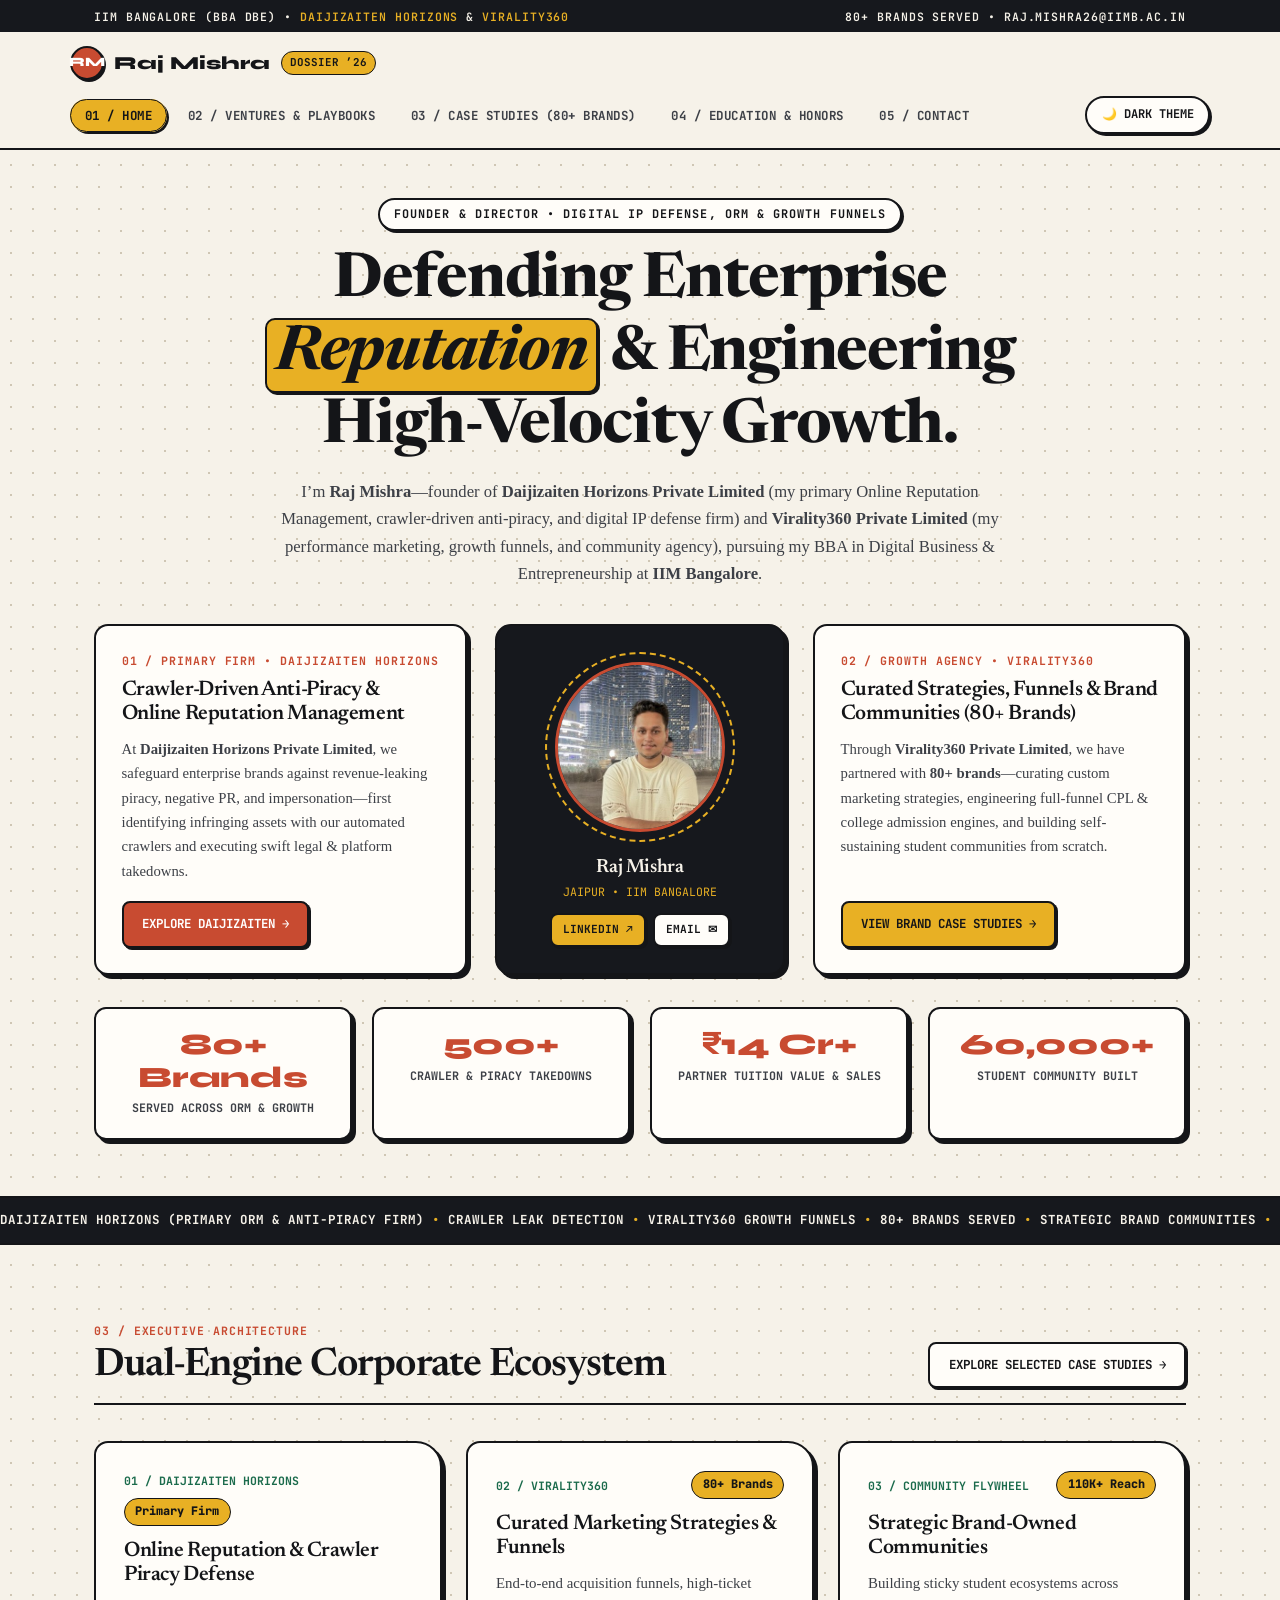
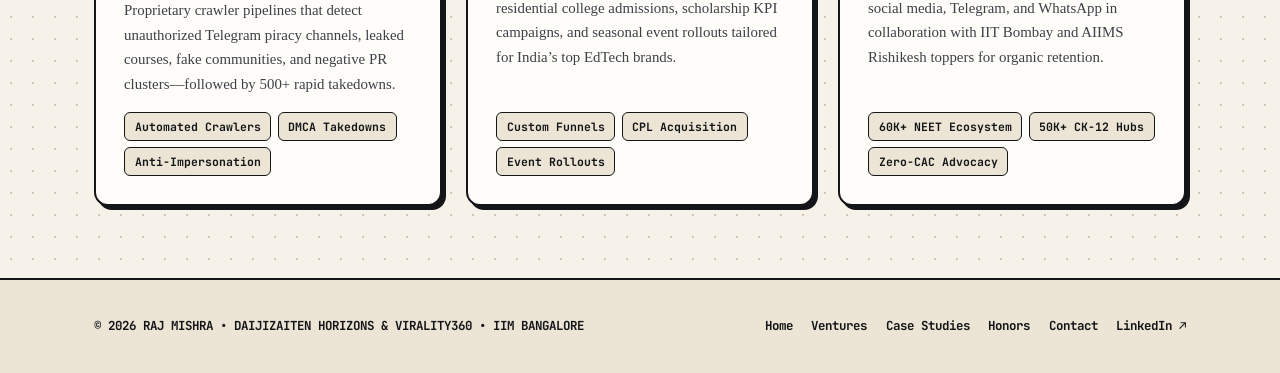
<file: index.html>
<!DOCTYPE html>
<html lang="en">
<head>
  <meta charset="UTF-8" />
  <meta name="viewport" content="width=device-width, initial-scale=1.0" />
  <title>Raj Mishra — Founder of Daijizaiten Horizons &amp; Virality360 | IIM Bangalore</title>
  <link rel="preconnect" href="https://fonts.googleapis.com" />
  <link rel="preconnect" href="https://fonts.gstatic.com" crossorigin />
  <link href="https://fonts.googleapis.com/css2?family=JetBrains+Mono:wght@600;700;800&family=Newsreader:ital,opsz,wght@0,6..72,600;0,6..72,700;1,6..72,600&family=Plus+Jakarta+Sans:wght@400;500;600;700;800&family=Syne:wght@700;800&display=swap" rel="stylesheet" />
  <link rel="stylesheet" href="styles.css" />
</head>
<body>
  <!-- Pure CSS Light / Dark Theme Toggle (Zero JavaScript) -->
  <input type="checkbox" id="theme-switch" class="hidden-control" aria-label="Toggle Light and Dark Theme" />

  <div class="page-shell">
    <header id="site-header">
      <div class="top-ledger-strip">
        <div class="container strip-flex">
          <span>IIM BANGALORE (BBA DBE) &bull; <em>DAIJIZAITEN HORIZONS</em> &amp; <em>VIRALITY360</em></span>
          <span>80+ BRANDS SERVED &bull; <a href="mailto:raj.mishra26@iimb.ac.in">RAJ.MISHRA26@IIMB.AC.IN</a></span>
        </div>
      </div>

      <div class="container nav-bar">
        <a href="index.html" class="brand-identity">
          <span class="brand-monogram">RM</span>
          <span>Raj Mishra</span>
          <span class="brand-sub">DOSSIER ’26</span>
        </a>

        <input type="checkbox" id="nav-toggle" class="hidden-control" aria-label="Toggle Mobile Menu" />
        <nav aria-label="Main Navigation">
          <ul class="nav-list">
            <li><a href="index.html" class="active">01 / Home</a></li>
            <li><a href="about.html">02 / Ventures &amp; Playbooks</a></li>
            <li><a href="work.html">03 / Case Studies (80+ Brands)</a></li>
            <li><a href="honors.html">04 / Education &amp; Honors</a></li>
            <li><a href="contact.html">05 / Contact</a></li>
          </ul>
        </nav>

        <div class="header-controls">
          <label for="theme-switch" class="theme-toggle-btn" title="Switch between Light and Dark theme"></label>
          <label for="nav-toggle" class="mobile-menu-btn" title="Toggle Navigation Menu"></label>
        </div>
      </div>
    </header>

    <main>
      <!-- Asymmetric 3-Column Editorial Hero -->
      <section class="masthead-section">
        <div class="container">
          <div class="masthead-banner">
            <span class="kicker-pill">FOUNDER &amp; DIRECTOR &bull; DIGITAL IP DEFENSE, ORM &amp; GROWTH FUNNELS</span>
            <h1 class="masthead-title">
              Defending Enterprise <span class="highlight-box">Reputation</span> &amp; Engineering High-Velocity Growth.
            </h1>
            <p style="max-width: 760px; margin: 0 auto; font-size: 1.04rem;">
              I’m <strong>Raj Mishra</strong>—founder of <strong>Daijizaiten Horizons Private Limited</strong> (my primary Online Reputation Management, crawler-driven anti-piracy, and digital IP defense firm) and <strong>Virality360 Private Limited</strong> (my performance marketing, growth funnels, and community agency), pursuing my BBA in Digital Business &amp; Entrepreneurship at <strong>IIM Bangalore</strong>.
            </p>
          </div>

          <div class="hero-asymmetric-grid">
            <!-- Left Column: Primary Venture (Daijizaiten Horizons) -->
            <article class="dossier-panel">
              <div>
                <div class="panel-index">01 / PRIMARY FIRM &bull; DAIJIZAITEN HORIZONS</div>
                <h2>Crawler-Driven Anti-Piracy &amp; Online Reputation Management</h2>
                <p>
                  At <strong>Daijizaiten Horizons Private Limited</strong>, we safeguard enterprise brands against revenue-leaking piracy, negative PR, and impersonation—first identifying infringing assets with our automated crawlers and executing swift legal &amp; platform takedowns.
                </p>
              </div>
              <div class="btn-row">
                <a href="about.html" class="btn btn-terracotta">Explore Daijizaiten &rarr;</a>
              </div>
            </article>

            <!-- Center Column: Orbiting Portrait Cutout -->
            <aside class="portrait-showcase" aria-label="Portrait of Raj Mishra">
              <div class="orbit-ring-wrap">
                <div class="orbit-photo-inner">
                  <img src="raj-mishra.jpeg" alt="Raj Mishra" />
                </div>
              </div>
              <h3>Raj Mishra</h3>
              <p>JAIPUR &bull; IIM BANGALORE</p>
              <div style="margin-top: 0.75rem; display: flex; gap: 0.4rem; flex-wrap: wrap; justify-content: center;">
                <a href="https://www.linkedin.com/in/rajmishra0411/" target="_blank" rel="noopener noreferrer" class="btn btn-gold" style="padding: 0.35rem 0.7rem; font-size: 0.7rem;">LinkedIn &nearr;</a>
                <a href="mailto:raj.mishra26@iimb.ac.in" class="btn btn-surface" style="padding: 0.35rem 0.7rem; font-size: 0.7rem;">Email ✉</a>
              </div>
            </aside>

            <!-- Right Column: Growth Agency (Virality360) -->
            <article class="dossier-panel">
              <div>
                <div class="panel-index">02 / GROWTH AGENCY &bull; VIRALITY360</div>
                <h2>Curated Strategies, Funnels &amp; Brand Communities (80+ Brands)</h2>
                <p>
                  Through <strong>Virality360 Private Limited</strong>, we have partnered with <strong>80+ brands</strong>—curating custom marketing strategies, engineering full-funnel CPL &amp; college admission engines, and building self-sustaining student communities from scratch.
                </p>
              </div>
              <div class="btn-row">
                <a href="work.html" class="btn btn-gold">View Brand Case Studies &rarr;</a>
              </div>
            </article>
          </div>

          <!-- 4-Column Tactile KPI Ledger -->
          <div class="kpi-ledger-grid">
            <div class="kpi-tactile-card">
              <div class="kpi-big">80+ Brands</div>
              <div class="kpi-sub">Served Across ORM &amp; Growth</div>
            </div>
            <div class="kpi-tactile-card">
              <div class="kpi-big">500+</div>
              <div class="kpi-sub">Crawler &amp; Piracy Takedowns</div>
            </div>
            <div class="kpi-tactile-card">
              <div class="kpi-big">₹14 Cr+</div>
              <div class="kpi-sub">Partner Tuition Value &amp; Sales</div>
            </div>
            <div class="kpi-tactile-card">
              <div class="kpi-big">60,000+</div>
              <div class="kpi-sub">Student Community Built</div>
            </div>
          </div>
        </div>
      </section>

      <!-- Continuous CSS Marquee Ribbon -->
      <div class="marquee-band" aria-hidden="true">
        <div class="marquee-track">
          <div>DAIJIZAITEN HORIZONS (PRIMARY ORM &amp; ANTI-PIRACY FIRM) <span>&bull;</span> CRAWLER LEAK DETECTION <span>&bull;</span> VIRALITY360 GROWTH FUNNELS <span>&bull;</span> 80+ BRANDS SERVED <span>&bull;</span> STRATEGIC BRAND COMMUNITIES <span>&bull;</span> NATIONAL QUIZ WINNER (BHARAT KO JANO) <span>&bull;</span></div>
          <div>DAIJIZAITEN HORIZONS (PRIMARY ORM &amp; ANTI-PIRACY FIRM) <span>&bull;</span> CRAWLER LEAK DETECTION <span>&bull;</span> VIRALITY360 GROWTH FUNNELS <span>&bull;</span> 80+ BRANDS SERVED <span>&bull;</span> STRATEGIC BRAND COMMUNITIES <span>&bull;</span> NATIONAL QUIZ WINNER (BHARAT KO JANO) <span>&bull;</span></div>
        </div>
      </div>

      <!-- Featured Snapshot Section -->
      <section class="section section-last">
        <div class="container">
          <div class="section-header-bar">
            <div>
              <span class="panel-index">03 / EXECUTIVE ARCHITECTURE</span>
              <h2 class="section-heading">Dual-Engine Corporate Ecosystem</h2>
            </div>
            <a href="work.html" class="btn btn-surface">Explore Selected Case Studies &rarr;</a>
          </div>

          <div class="grid-3">
            <article class="tactile-card">
              <div>
                <div class="card-top-meta">
                  <span class="venture-tag">01 / DAIJIZAITEN HORIZONS</span>
                  <span class="rev-pill">Primary Firm</span>
                </div>
                <h3>Online Reputation &amp; Crawler Piracy Defense</h3>
                <p>
                  Proprietary crawler pipelines that detect unauthorized Telegram piracy channels, leaked courses, fake communities, and negative PR clusters—followed by 500+ rapid takedowns.
                </p>
              </div>
              <div class="tag-row">
                <span class="tag-chip">Automated Crawlers</span>
                <span class="tag-chip">DMCA Takedowns</span>
                <span class="tag-chip">Anti-Impersonation</span>
              </div>
            </article>

            <article class="tactile-card">
              <div>
                <div class="card-top-meta">
                  <span class="venture-tag">02 / VIRALITY360</span>
                  <span class="rev-pill">80+ Brands</span>
                </div>
                <h3>Curated Marketing Strategies &amp; Funnels</h3>
                <p>
                  End-to-end acquisition funnels, high-ticket residential college admissions, scholarship KPI campaigns, and seasonal event rollouts tailored for India’s top EdTech brands.
                </p>
              </div>
              <div class="tag-row">
                <span class="tag-chip">Custom Funnels</span>
                <span class="tag-chip">CPL Acquisition</span>
                <span class="tag-chip">Event Rollouts</span>
              </div>
            </article>

            <article class="tactile-card">
              <div>
                <div class="card-top-meta">
                  <span class="venture-tag">03 / COMMUNITY FLYWHEEL</span>
                  <span class="rev-pill">110K+ Reach</span>
                </div>
                <h3>Strategic Brand-Owned Communities</h3>
                <p>
                  Building sticky student ecosystems across social media, Telegram, and WhatsApp in collaboration with IIT Bombay and AIIMS Rishikesh toppers for organic retention.
                </p>
              </div>
              <div class="tag-row">
                <span class="tag-chip">60K+ NEET Ecosystem</span>
                <span class="tag-chip">50K+ CK-12 Hubs</span>
                <span class="tag-chip">Zero-CAC Advocacy</span>
              </div>
            </article>
          </div>
        </div>
      </section>
    </main>

    <footer>
      <div class="container footer-flex">
        <span>&copy; 2026 RAJ MISHRA &bull; DAIJIZAITEN HORIZONS &amp; VIRALITY360 &bull; IIM BANGALORE</span>
        <div class="footer-nav">
          <a href="index.html">Home</a>
          <a href="about.html">Ventures</a>
          <a href="work.html">Case Studies</a>
          <a href="honors.html">Honors</a>
          <a href="contact.html">Contact</a>
          <a href="https://www.linkedin.com/in/rajmishra0411/" target="_blank" rel="noopener noreferrer">LinkedIn &nearr;</a>
        </div>
      </div>
    </footer>
  </div>
</body>
</html>
</file>
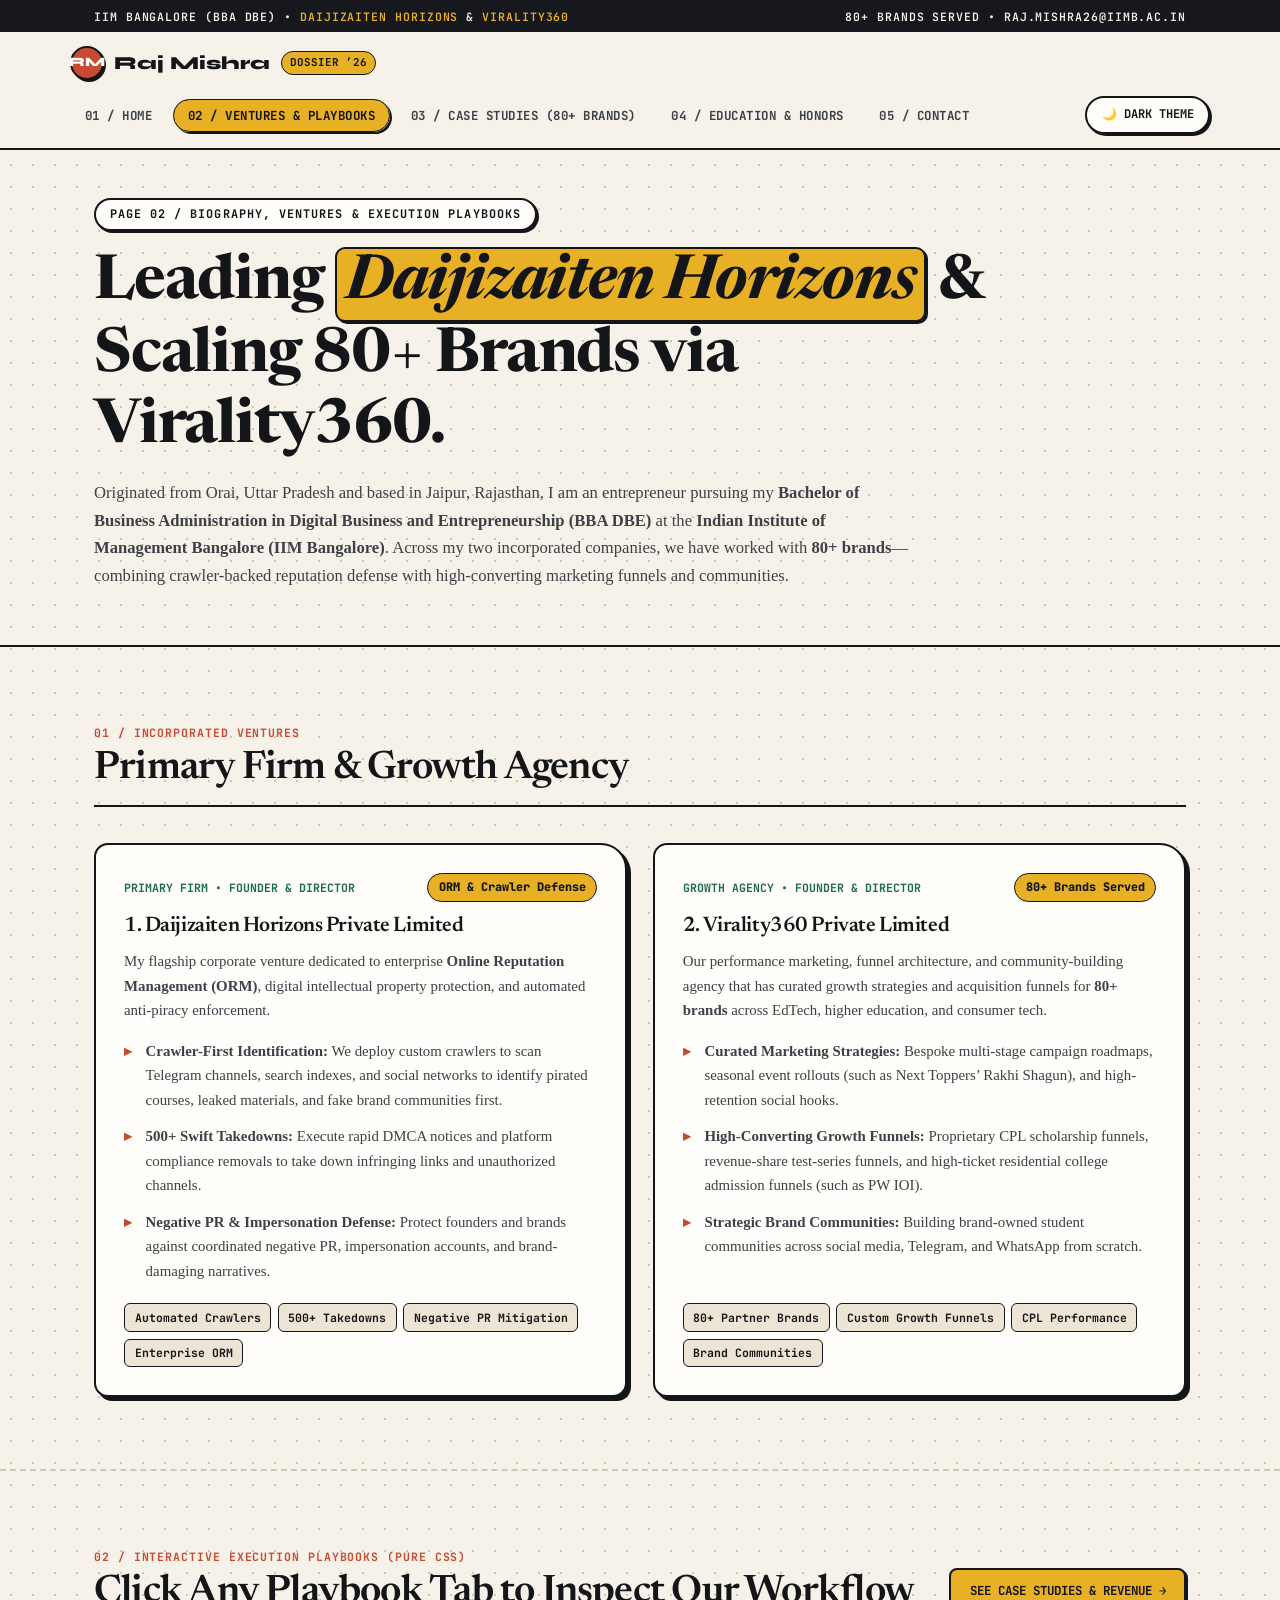
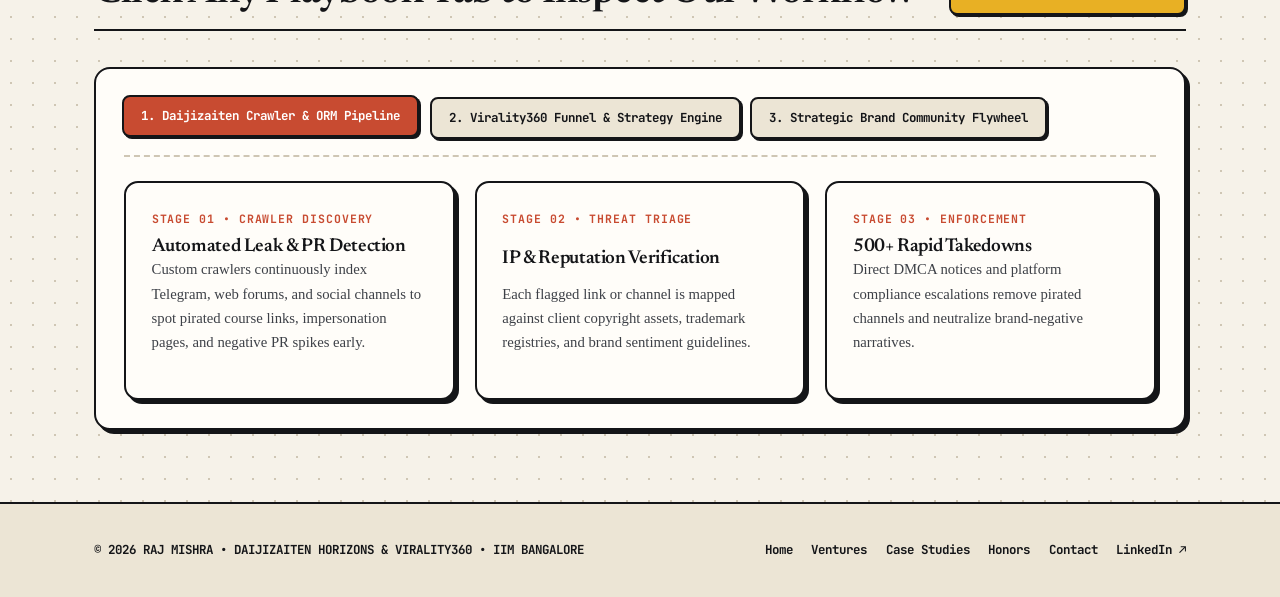
<file: about.html>
<!DOCTYPE html>
<html lang="en">
<head>
  <meta charset="UTF-8" />
  <meta name="viewport" content="width=device-width, initial-scale=1.0" />
  <title>Ventures &amp; Interactive Playbooks — Raj Mishra Portfolio</title>
  <link rel="preconnect" href="https://fonts.googleapis.com" />
  <link rel="preconnect" href="https://fonts.gstatic.com" crossorigin />
  <link href="https://fonts.googleapis.com/css2?family=JetBrains+Mono:wght@600;700;800&family=Newsreader:ital,opsz,wght@0,6..72,600;0,6..72,700;1,6..72,600&family=Plus+Jakarta+Sans:wght@400;500;600;700;800&family=Syne:wght@700;800&display=swap" rel="stylesheet" />
  <link rel="stylesheet" href="styles.css" />
</head>
<body>
  <input type="checkbox" id="theme-switch" class="hidden-control" aria-label="Toggle Light and Dark Theme" />

  <div class="page-shell">
    <header id="site-header">
      <div class="top-ledger-strip">
        <div class="container strip-flex">
          <span>IIM BANGALORE (BBA DBE) &bull; <em>DAIJIZAITEN HORIZONS</em> &amp; <em>VIRALITY360</em></span>
          <span>80+ BRANDS SERVED &bull; <a href="mailto:raj.mishra26@iimb.ac.in">RAJ.MISHRA26@IIMB.AC.IN</a></span>
        </div>
      </div>

      <div class="container nav-bar">
        <a href="index.html" class="brand-identity">
          <span class="brand-monogram">RM</span>
          <span>Raj Mishra</span>
          <span class="brand-sub">DOSSIER ’26</span>
        </a>

        <input type="checkbox" id="nav-toggle" class="hidden-control" aria-label="Toggle Mobile Menu" />
        <nav aria-label="Main Navigation">
          <ul class="nav-list">
            <li><a href="index.html">01 / Home</a></li>
            <li><a href="about.html" class="active">02 / Ventures &amp; Playbooks</a></li>
            <li><a href="work.html">03 / Case Studies (80+ Brands)</a></li>
            <li><a href="honors.html">04 / Education &amp; Honors</a></li>
            <li><a href="contact.html">05 / Contact</a></li>
          </ul>
        </nav>

        <div class="header-controls">
          <label for="theme-switch" class="theme-toggle-btn" title="Switch between Light and Dark theme"></label>
          <label for="nav-toggle" class="mobile-menu-btn" title="Toggle Navigation Menu"></label>
        </div>
      </div>
    </header>

    <main>
      <section class="masthead-section">
        <div class="container">
          <span class="kicker-pill">PAGE 02 / BIOGRAPHY, VENTURES &amp; EXECUTION PLAYBOOKS</span>
          <h1 class="masthead-title" style="text-align: left; margin: 0 0 1rem;">
            Leading <span class="highlight-box">Daijizaiten Horizons</span> &amp; Scaling 80+ Brands via Virality360.
          </h1>
          <p style="max-width: 820px; font-size: 1.04rem;">
            Originated from Orai, Uttar Pradesh and based in Jaipur, Rajasthan, I am an entrepreneur pursuing my <strong>Bachelor of Business Administration in Digital Business and Entrepreneurship (BBA DBE)</strong> at the <strong>Indian Institute of Management Bangalore (IIM Bangalore)</strong>. Across my two incorporated companies, we have worked with <strong>80+ brands</strong>—combining crawler-backed reputation defense with high-converting marketing funnels and communities.
          </p>
        </div>
      </section>

      <!-- Dual Venture Breakdown (Daijizaiten Horizons First, Then Virality360) -->
      <section class="section">
        <div class="container">
          <div class="section-header-bar">
            <div>
              <span class="panel-index">01 / INCORPORATED VENTURES</span>
              <h2 class="section-heading">Primary Firm &amp; Growth Agency</h2>
            </div>
          </div>

          <div class="grid-2">
            <!-- 1. Daijizaiten Horizons (Primary Major Firm) -->
            <article class="tactile-card">
              <div>
                <div class="card-top-meta">
                  <span class="venture-tag">PRIMARY FIRM &bull; FOUNDER &amp; DIRECTOR</span>
                  <span class="rev-pill">ORM &amp; Crawler Defense</span>
                </div>
                <h3>1. Daijizaiten Horizons Private Limited</h3>
                <p>
                  My flagship corporate venture dedicated to enterprise <strong>Online Reputation Management (ORM)</strong>, digital intellectual property protection, and automated anti-piracy enforcement.
                </p>
                <ul class="editorial-list" style="margin-bottom: 1.25rem;">
                  <li><strong>Crawler-First Identification:</strong> We deploy custom crawlers to scan Telegram channels, search indexes, and social networks to identify pirated courses, leaked materials, and fake brand communities first.</li>
                  <li><strong>500+ Swift Takedowns:</strong> Execute rapid DMCA notices and platform compliance removals to take down infringing links and unauthorized channels.</li>
                  <li><strong>Negative PR &amp; Impersonation Defense:</strong> Protect founders and brands against coordinated negative PR, impersonation accounts, and brand-damaging narratives.</li>
                </ul>
              </div>
              <div class="tag-row">
                <span class="tag-chip">Automated Crawlers</span>
                <span class="tag-chip">500+ Takedowns</span>
                <span class="tag-chip">Negative PR Mitigation</span>
                <span class="tag-chip">Enterprise ORM</span>
              </div>
            </article>

            <!-- 2. Virality360 Private Limited -->
            <article class="tactile-card">
              <div>
                <div class="card-top-meta">
                  <span class="venture-tag">GROWTH AGENCY &bull; FOUNDER &amp; DIRECTOR</span>
                  <span class="rev-pill">80+ Brands Served</span>
                </div>
                <h3>2. Virality360 Private Limited</h3>
                <p>
                  Our performance marketing, funnel architecture, and community-building agency that has curated growth strategies and acquisition funnels for <strong>80+ brands</strong> across EdTech, higher education, and consumer tech.
                </p>
                <ul class="editorial-list" style="margin-bottom: 1.25rem;">
                  <li><strong>Curated Marketing Strategies:</strong> Bespoke multi-stage campaign roadmaps, seasonal event rollouts (such as Next Toppers’ Rakhi Shagun), and high-retention social hooks.</li>
                  <li><strong>High-Converting Growth Funnels:</strong> Proprietary CPL scholarship funnels, revenue-share test-series funnels, and high-ticket residential college admission funnels (such as PW IOI).</li>
                  <li><strong>Strategic Brand Communities:</strong> Building brand-owned student communities across social media, Telegram, and WhatsApp from scratch.</li>
                </ul>
              </div>
              <div class="tag-row">
                <span class="tag-chip">80+ Partner Brands</span>
                <span class="tag-chip">Custom Growth Funnels</span>
                <span class="tag-chip">CPL Performance</span>
                <span class="tag-chip">Brand Communities</span>
              </div>
            </article>
          </div>
        </div>
      </section>

      <!-- Pure CSS Interactive Playbook Switcher (Zero JavaScript!) -->
      <section class="section section-last">
        <div class="container">
          <div class="section-header-bar">
            <div>
              <span class="panel-index">02 / INTERACTIVE EXECUTION PLAYBOOKS (PURE CSS)</span>
              <h2 class="section-heading">Click Any Playbook Tab to Inspect Our Workflow</h2>
            </div>
            <a href="work.html" class="btn btn-gold">See Case Studies &amp; Revenue &rarr;</a>
          </div>

          <input type="radio" name="playbook-tabs" id="pb-1" class="hidden-control" checked />
          <input type="radio" name="playbook-tabs" id="pb-2" class="hidden-control" />
          <input type="radio" name="playbook-tabs" id="pb-3" class="hidden-control" />

          <div class="css-tabs-box">
            <div class="tab-labels-bar">
              <label for="pb-1" class="tab-label">1. Daijizaiten Crawler &amp; ORM Pipeline</label>
              <label for="pb-2" class="tab-label">2. Virality360 Funnel &amp; Strategy Engine</label>
              <label for="pb-3" class="tab-label">3. Strategic Brand Community Flywheel</label>
            </div>

            <!-- Panel 1: Daijizaiten ORM -->
            <div id="panel-pb-1" class="tab-panel-content">
              <div class="dossier-panel">
                <div class="panel-index">STAGE 01 &bull; CRAWLER DISCOVERY</div>
                <h3>Automated Leak &amp; PR Detection</h3>
                <p>Custom crawlers continuously index Telegram, web forums, and social channels to spot pirated course links, impersonation pages, and negative PR spikes early.</p>
              </div>
              <div class="dossier-panel">
                <div class="panel-index">STAGE 02 &bull; THREAT TRIAGE</div>
                <h3>IP &amp; Reputation Verification</h3>
                <p>Each flagged link or channel is mapped against client copyright assets, trademark registries, and brand sentiment guidelines.</p>
              </div>
              <div class="dossier-panel">
                <div class="panel-index">STAGE 03 &bull; ENFORCEMENT</div>
                <h3>500+ Rapid Takedowns</h3>
                <p>Direct DMCA notices and platform compliance escalations remove pirated channels and neutralize brand-negative narratives.</p>
              </div>
            </div>

            <!-- Panel 2: Virality360 Funnels -->
            <div id="panel-pb-2" class="tab-panel-content">
              <div class="dossier-panel">
                <div class="panel-index">STAGE 01 &bull; STRATEGY CURATION</div>
                <h3>Cohort &amp; Hook Architecture</h3>
                <p>Curate brand-specific campaign calendars, topper collaborations, and high-retention study hooks tailored to target student cohorts.</p>
              </div>
              <div class="dossier-panel">
                <div class="panel-index">STAGE 02 &bull; FUNNEL CAPTURE</div>
                <h3>Scholarship &amp; CPL Funnels</h3>
                <p>Route high-intent traffic through custom landing pages, mock test registrations, and automated comment-to-DM lead magnets.</p>
              </div>
              <div class="dossier-panel">
                <div class="panel-index">STAGE 03 &bull; CONVERSION</div>
                <h3>High-Ticket Admissions &amp; Sales</h3>
                <p>Convert nurtured cohorts into full-fee college admissions (PW IOI), classroom seats (Aakash BYJU'S), and online batches (PW, Adda247, Vedantu).</p>
              </div>
            </div>

            <!-- Panel 3: Community Flywheel -->
            <div id="panel-pb-3" class="tab-panel-content">
              <div class="dossier-panel">
                <div class="panel-index">STAGE 01 &bull; VALUE ANCHOR</div>
                <h3>Topper-Curated Study Resources</h3>
                <p>Co-develop handwritten revision notes, formula sheets, and exam blueprints with IIT Bombay and AIIMS Rishikesh toppers.</p>
              </div>
              <div class="dossier-panel">
                <div class="panel-index">STAGE 02 &bull; MULTI-CHANNEL HUBS</div>
                <h3>Segmented Student Ecosystems</h3>
                <p>Scale dedicated Telegram and WhatsApp study hubs alongside high-retention social channels for Class 9–12 and JEE/NEET cohorts.</p>
              </div>
              <div class="dossier-panel">
                <div class="panel-index">STAGE 03 &bull; ORGANIC ADVOCACY</div>
                <h3>110,000+ Active Community Reach</h3>
                <p>Drive compounding peer referrals, 50,000+ verified product signups (CK-12), and 30+ government medical college selections (Mentor247).</p>
              </div>
            </div>
          </div>
        </div>
      </section>
    </main>

    <footer>
      <div class="container footer-flex">
        <span>&copy; 2026 RAJ MISHRA &bull; DAIJIZAITEN HORIZONS &amp; VIRALITY360 &bull; IIM BANGALORE</span>
        <div class="footer-nav">
          <a href="index.html">Home</a>
          <a href="about.html">Ventures</a>
          <a href="work.html">Case Studies</a>
          <a href="honors.html">Honors</a>
          <a href="contact.html">Contact</a>
          <a href="https://www.linkedin.com/in/rajmishra0411/" target="_blank" rel="noopener noreferrer">LinkedIn &nearr;</a>
        </div>
      </div>
    </footer>
  </div>
</body>
</html>
</file>
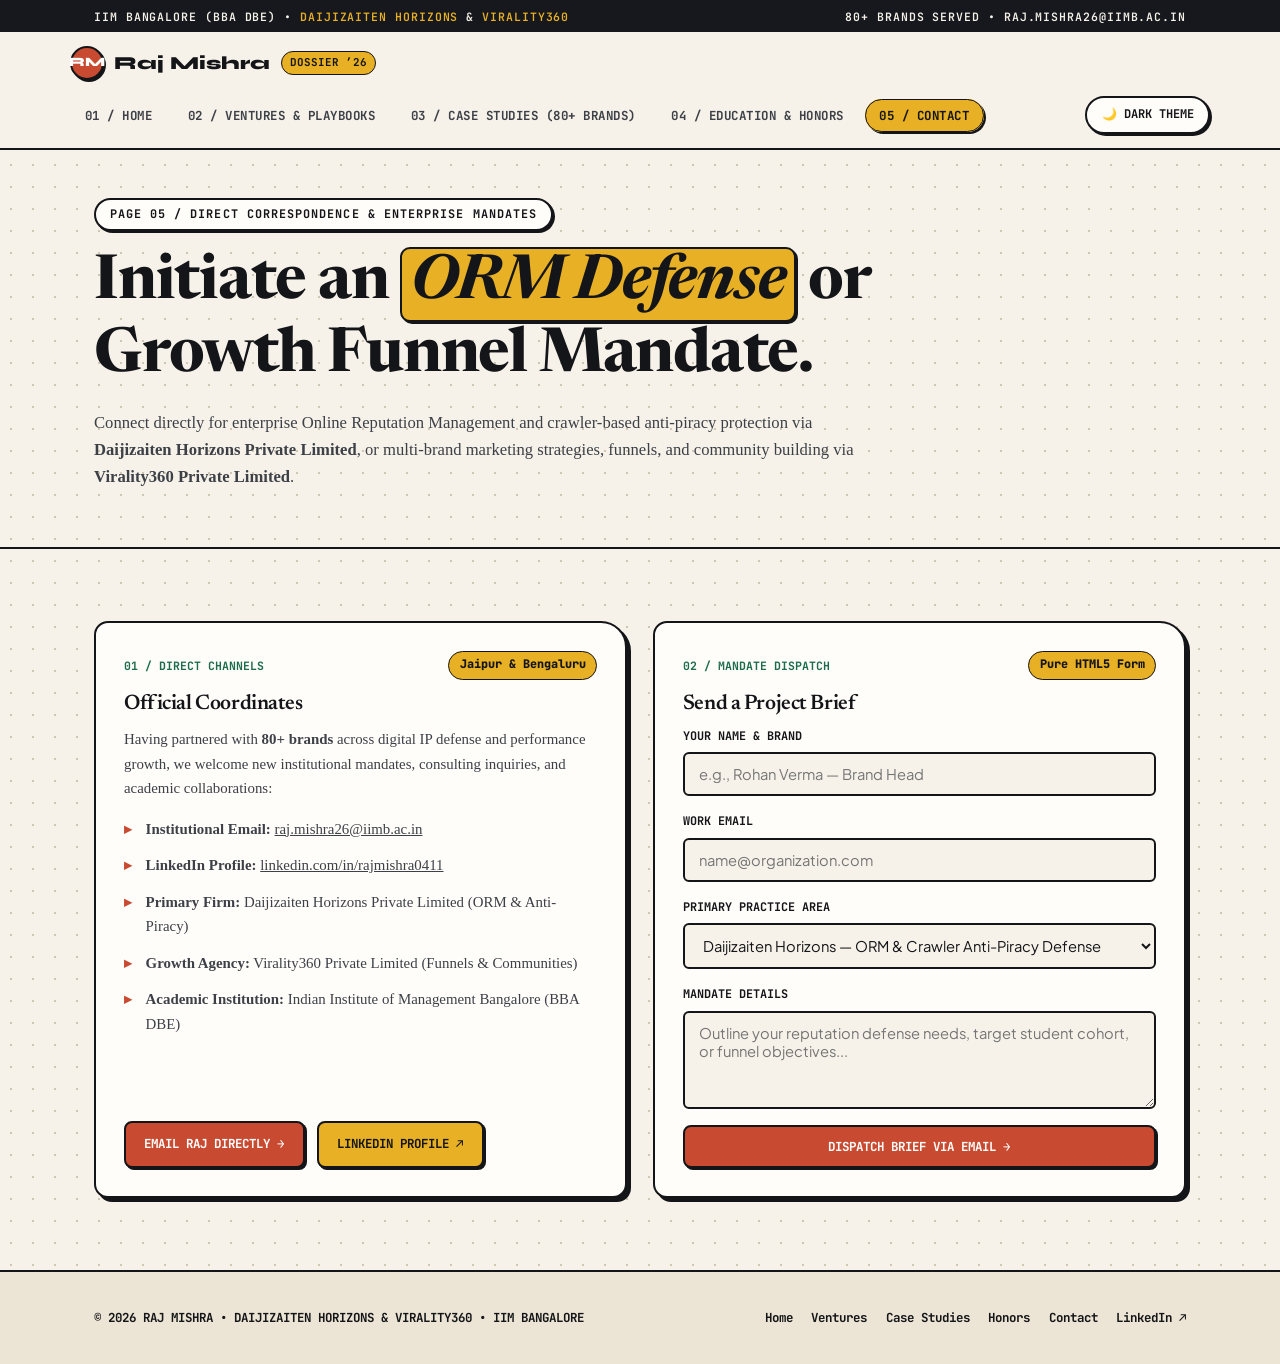
<file: contact.html>
<!DOCTYPE html>
<html lang="en">
<head>
  <meta charset="UTF-8" />
  <meta name="viewport" content="width=device-width, initial-scale=1.0" />
  <title>Contact — Raj Mishra Portfolio</title>
  <link rel="preconnect" href="https://fonts.googleapis.com" />
  <link rel="preconnect" href="https://fonts.gstatic.com" crossorigin />
  <link href="https://fonts.googleapis.com/css2?family=JetBrains+Mono:wght@600;700;800&family=Newsreader:ital,opsz,wght@0,6..72,600;0,6..72,700;1,6..72,600&family=Plus+Jakarta+Sans:wght@400;500;600;700;800&family=Syne:wght@700;800&display=swap" rel="stylesheet" />
  <link rel="stylesheet" href="styles.css" />
</head>
<body>
  <input type="checkbox" id="theme-switch" class="hidden-control" aria-label="Toggle Light and Dark Theme" />

  <div class="page-shell">
    <header id="site-header">
      <div class="top-ledger-strip">
        <div class="container strip-flex">
          <span>IIM BANGALORE (BBA DBE) &bull; <em>DAIJIZAITEN HORIZONS</em> &amp; <em>VIRALITY360</em></span>
          <span>80+ BRANDS SERVED &bull; <a href="mailto:raj.mishra26@iimb.ac.in">RAJ.MISHRA26@IIMB.AC.IN</a></span>
        </div>
      </div>

      <div class="container nav-bar">
        <a href="index.html" class="brand-identity">
          <span class="brand-monogram">RM</span>
          <span>Raj Mishra</span>
          <span class="brand-sub">DOSSIER ’26</span>
        </a>

        <input type="checkbox" id="nav-toggle" class="hidden-control" aria-label="Toggle Mobile Menu" />
        <nav aria-label="Main Navigation">
          <ul class="nav-list">
            <li><a href="index.html">01 / Home</a></li>
            <li><a href="about.html">02 / Ventures &amp; Playbooks</a></li>
            <li><a href="work.html">03 / Case Studies (80+ Brands)</a></li>
            <li><a href="honors.html">04 / Education &amp; Honors</a></li>
            <li><a href="contact.html" class="active">05 / Contact</a></li>
          </ul>
        </nav>

        <div class="header-controls">
          <label for="theme-switch" class="theme-toggle-btn" title="Switch between Light and Dark theme"></label>
          <label for="nav-toggle" class="mobile-menu-btn" title="Toggle Navigation Menu"></label>
        </div>
      </div>
    </header>

    <main>
      <section class="masthead-section">
        <div class="container">
          <span class="kicker-pill">PAGE 05 / DIRECT CORRESPONDENCE &amp; ENTERPRISE MANDATES</span>
          <h1 class="masthead-title" style="text-align: left; margin: 0 0 1rem;">
            Initiate an <span class="highlight-box">ORM Defense</span> or Growth Funnel Mandate.
          </h1>
          <p style="max-width: 780px; font-size: 1.04rem;">
            Connect directly for enterprise Online Reputation Management and crawler-based anti-piracy protection via <strong>Daijizaiten Horizons Private Limited</strong>, or multi-brand marketing strategies, funnels, and community building via <strong>Virality360 Private Limited</strong>.
          </p>
        </div>
      </section>

      <section class="section section-last">
        <div class="container">
          <div class="grid-2">
            <article class="tactile-card">
              <div>
                <div class="card-top-meta">
                  <span class="venture-tag">01 / DIRECT CHANNELS</span>
                  <span class="rev-pill">Jaipur &amp; Bengaluru</span>
                </div>
                <h3>Official Coordinates</h3>
                <p>
                  Having partnered with <strong>80+ brands</strong> across digital IP defense and performance growth, we welcome new institutional mandates, consulting inquiries, and academic collaborations:
                </p>
                <ul class="editorial-list" style="margin-bottom: 1.5rem;">
                  <li><strong>Institutional Email:</strong> <a href="mailto:raj.mishra26@iimb.ac.in" style="text-decoration: underline;">raj.mishra26@iimb.ac.in</a></li>
                  <li><strong>LinkedIn Profile:</strong> <a href="https://www.linkedin.com/in/rajmishra0411/" target="_blank" rel="noopener noreferrer" style="text-decoration: underline;">linkedin.com/in/rajmishra0411</a></li>
                  <li><strong>Primary Firm:</strong> Daijizaiten Horizons Private Limited (ORM &amp; Anti-Piracy)</li>
                  <li><strong>Growth Agency:</strong> Virality360 Private Limited (Funnels &amp; Communities)</li>
                  <li><strong>Academic Institution:</strong> Indian Institute of Management Bangalore (BBA DBE)</li>
                </ul>
              </div>
              <div class="btn-row">
                <a href="mailto:raj.mishra26@iimb.ac.in" class="btn btn-terracotta">Email Raj Directly &rarr;</a>
                <a href="https://www.linkedin.com/in/rajmishra0411/" target="_blank" rel="noopener noreferrer" class="btn btn-gold">LinkedIn Profile &nearr;</a>
              </div>
            </article>

            <article class="tactile-card">
              <div>
                <div class="card-top-meta">
                  <span class="venture-tag">02 / MANDATE DISPATCH</span>
                  <span class="rev-pill">Pure HTML5 Form</span>
                </div>
                <h3>Send a Project Brief</h3>
                <form class="contact-form" action="mailto:raj.mishra26@iimb.ac.in" method="post" enctype="text/plain">
                  <div class="form-field">
                    <label for="sender-name">Your Name &amp; Brand</label>
                    <input type="text" id="sender-name" name="Name" class="form-input" placeholder="e.g., Rohan Verma — Brand Head" required />
                  </div>

                  <div class="form-field">
                    <label for="sender-email">Work Email</label>
                    <input type="email" id="sender-email" name="Email" class="form-input" placeholder="name@organization.com" required />
                  </div>

                  <div class="form-field">
                    <label for="mandate-scope">Primary Practice Area</label>
                    <select id="mandate-scope" name="Practice_Area" class="form-input">
                      <option value="Daijizaiten Horizons — ORM & Crawler Anti-Piracy">Daijizaiten Horizons — ORM &amp; Crawler Anti-Piracy Defense</option>
                      <option value="Virality360 — Marketing Strategy & Growth Funnels">Virality360 — Marketing Strategy &amp; Growth Funnels</option>
                      <option value="Virality360 — Strategic Brand Community Building">Virality360 — Strategic Brand Community Building</option>
                      <option value="IIM Bangalore / Academic / General Collaboration">IIM Bangalore / Academic / General Collaboration</option>
                    </select>
                  </div>

                  <div class="form-field">
                    <label for="project-brief">Mandate Details</label>
                    <textarea id="project-brief" name="Brief" rows="4" class="form-input" placeholder="Outline your reputation defense needs, target student cohort, or funnel objectives..." required></textarea>
                  </div>

                  <button type="submit" class="btn btn-terracotta" style="width: 100%;">Dispatch Brief via Email &rarr;</button>
                </form>
              </div>
            </article>
          </div>
        </div>
      </section>
    </main>

    <footer>
      <div class="container footer-flex">
        <span>&copy; 2026 RAJ MISHRA &bull; DAIJIZAITEN HORIZONS &amp; VIRALITY360 &bull; IIM BANGALORE</span>
        <div class="footer-nav">
          <a href="index.html">Home</a>
          <a href="about.html">Ventures</a>
          <a href="work.html">Case Studies</a>
          <a href="honors.html">Honors</a>
          <a href="contact.html">Contact</a>
          <a href="https://www.linkedin.com/in/rajmishra0411/" target="_blank" rel="noopener noreferrer">LinkedIn &nearr;</a>
        </div>
      </div>
    </footer>
  </div>
</body>
</html>
</file>
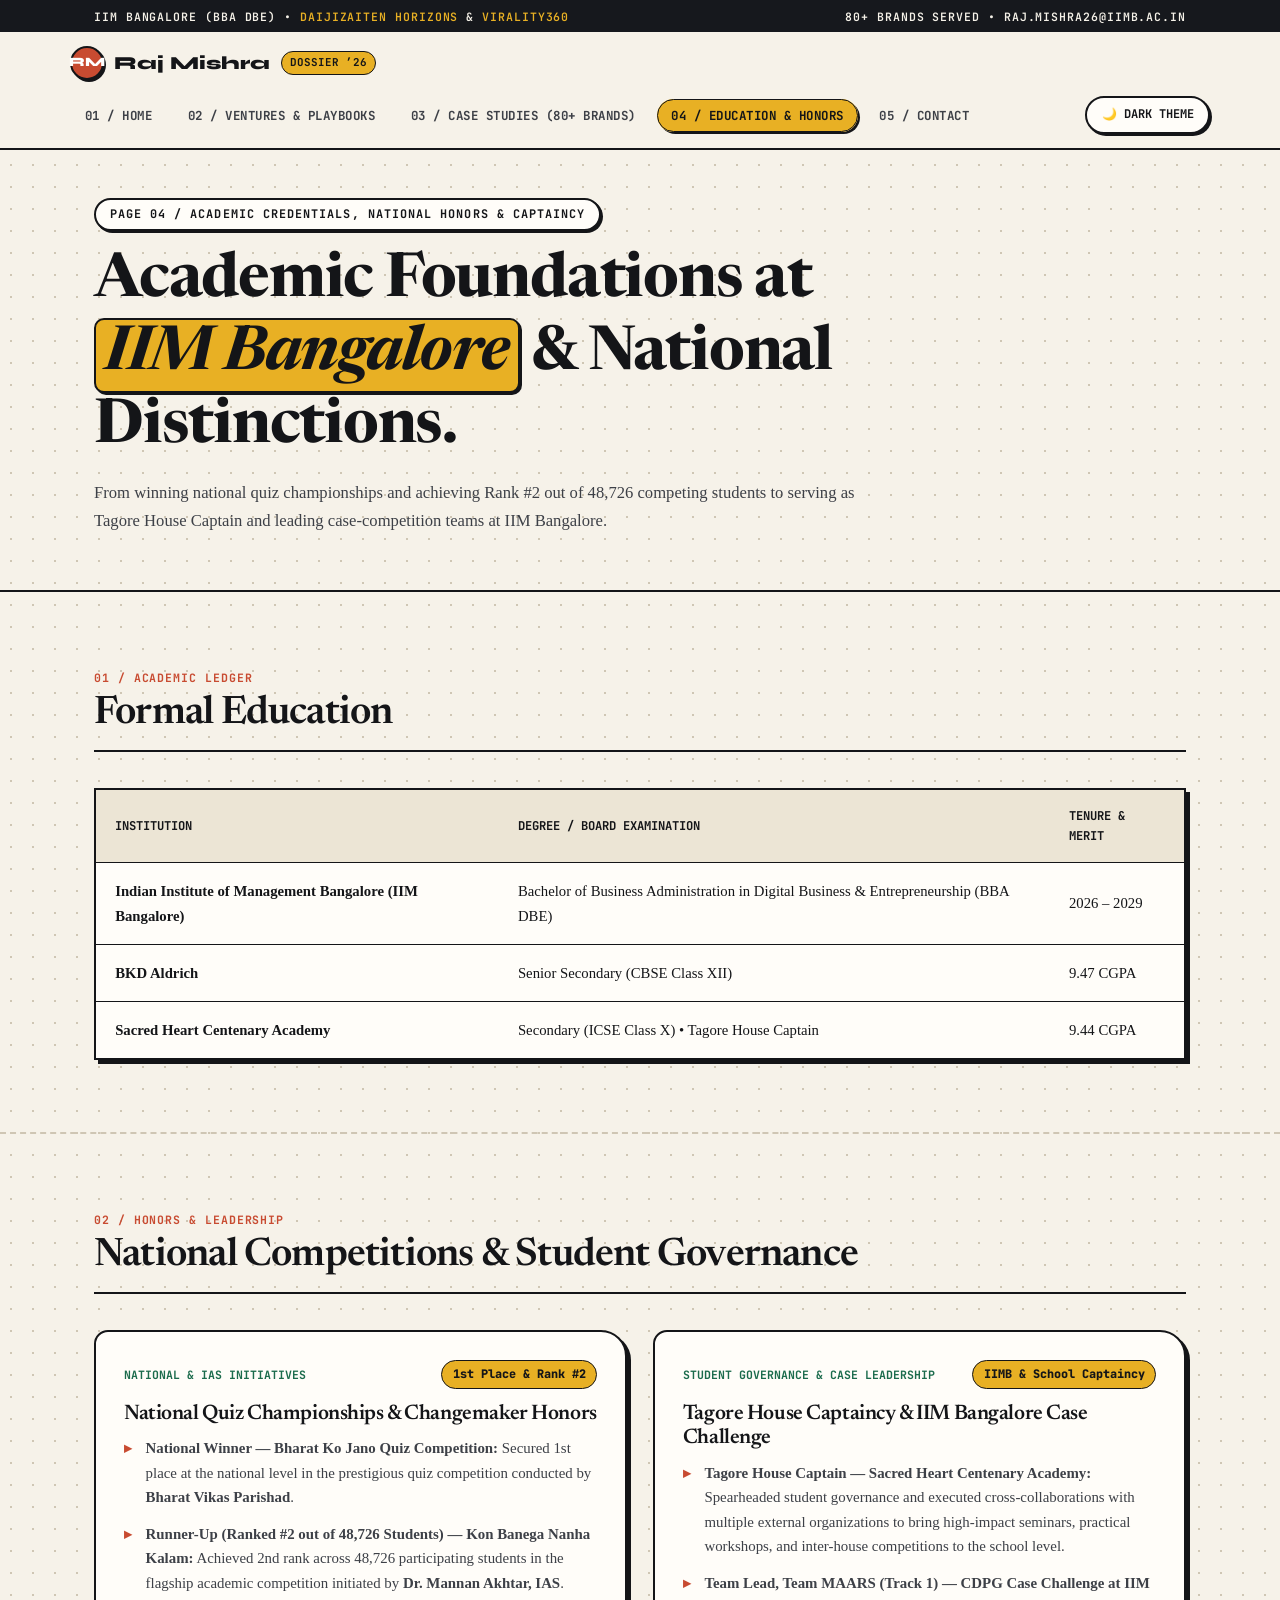
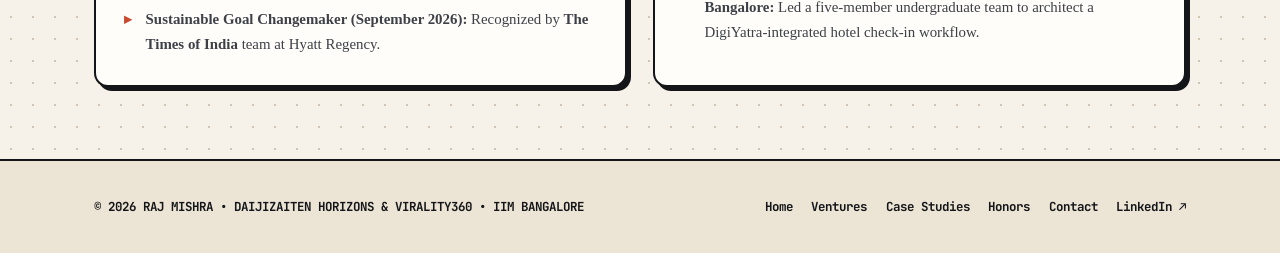
<file: honors.html>
<!DOCTYPE html>
<html lang="en">
<head>
  <meta charset="UTF-8" />
  <meta name="viewport" content="width=device-width, initial-scale=1.0" />
  <title>Education &amp; National Honors — Raj Mishra Portfolio</title>
  <link rel="preconnect" href="https://fonts.googleapis.com" />
  <link rel="preconnect" href="https://fonts.gstatic.com" crossorigin />
  <link href="https://fonts.googleapis.com/css2?family=JetBrains+Mono:wght@600;700;800&family=Newsreader:ital,opsz,wght@0,6..72,600;0,6..72,700;1,6..72,600&family=Plus+Jakarta+Sans:wght@400;500;600;700;800&family=Syne:wght@700;800&display=swap" rel="stylesheet" />
  <link rel="stylesheet" href="styles.css" />
</head>
<body>
  <input type="checkbox" id="theme-switch" class="hidden-control" aria-label="Toggle Light and Dark Theme" />

  <div class="page-shell">
    <header id="site-header">
      <div class="top-ledger-strip">
        <div class="container strip-flex">
          <span>IIM BANGALORE (BBA DBE) &bull; <em>DAIJIZAITEN HORIZONS</em> &amp; <em>VIRALITY360</em></span>
          <span>80+ BRANDS SERVED &bull; <a href="mailto:raj.mishra26@iimb.ac.in">RAJ.MISHRA26@IIMB.AC.IN</a></span>
        </div>
      </div>

      <div class="container nav-bar">
        <a href="index.html" class="brand-identity">
          <span class="brand-monogram">RM</span>
          <span>Raj Mishra</span>
          <span class="brand-sub">DOSSIER ’26</span>
        </a>

        <input type="checkbox" id="nav-toggle" class="hidden-control" aria-label="Toggle Mobile Menu" />
        <nav aria-label="Main Navigation">
          <ul class="nav-list">
            <li><a href="index.html">01 / Home</a></li>
            <li><a href="about.html">02 / Ventures &amp; Playbooks</a></li>
            <li><a href="work.html">03 / Case Studies (80+ Brands)</a></li>
            <li><a href="honors.html" class="active">04 / Education &amp; Honors</a></li>
            <li><a href="contact.html">05 / Contact</a></li>
          </ul>
        </nav>

        <div class="header-controls">
          <label for="theme-switch" class="theme-toggle-btn" title="Switch between Light and Dark theme"></label>
          <label for="nav-toggle" class="mobile-menu-btn" title="Toggle Navigation Menu"></label>
        </div>
      </div>
    </header>

    <main>
      <section class="masthead-section">
        <div class="container">
          <span class="kicker-pill">PAGE 04 / ACADEMIC CREDENTIALS, NATIONAL HONORS &amp; CAPTAINCY</span>
          <h1 class="masthead-title" style="text-align: left; margin: 0 0 1rem;">
            Academic Foundations at <span class="highlight-box">IIM Bangalore</span> &amp; National Distinctions.
          </h1>
          <p style="max-width: 800px; font-size: 1.04rem;">
            From winning national quiz championships and achieving Rank #2 out of 48,726 competing students to serving as Tagore House Captain and leading case-competition teams at IIM Bangalore.
          </p>
        </div>
      </section>

      <!-- Academic Credentials Table -->
      <section class="section">
        <div class="container">
          <div class="section-header-bar">
            <div>
              <span class="panel-index">01 / ACADEMIC LEDGER</span>
              <h2 class="section-heading">Formal Education</h2>
            </div>
          </div>

          <table class="editorial-table">
            <thead>
              <tr>
                <th>Institution</th>
                <th>Degree / Board Examination</th>
                <th>Tenure &amp; Merit</th>
              </tr>
            </thead>
            <tbody>
              <tr>
                <td><strong>Indian Institute of Management Bangalore (IIM Bangalore)</strong></td>
                <td>Bachelor of Business Administration in Digital Business &amp; Entrepreneurship (BBA DBE)</td>
                <td>2026 – 2029</td>
              </tr>
              <tr>
                <td><strong>BKD Aldrich</strong></td>
                <td>Senior Secondary (CBSE Class XII)</td>
                <td>9.47 CGPA</td>
              </tr>
              <tr>
                <td><strong>Sacred Heart Centenary Academy</strong></td>
                <td>Secondary (ICSE Class X) &bull; Tagore House Captain</td>
                <td>9.44 CGPA</td>
              </tr>
            </tbody>
          </table>
        </div>
      </section>

      <!-- National Honors & Captaincy Cards -->
      <section class="section section-last">
        <div class="container">
          <div class="section-header-bar">
            <div>
              <span class="panel-index">02 / HONORS &amp; LEADERSHIP</span>
              <h2 class="section-heading">National Competitions &amp; Student Governance</h2>
            </div>
          </div>

          <div class="grid-2">
            <article class="tactile-card">
              <div>
                <div class="card-top-meta">
                  <span class="venture-tag">NATIONAL &amp; IAS INITIATIVES</span>
                  <span class="rev-pill">1st Place &amp; Rank #2</span>
                </div>
                <h3>National Quiz Championships &amp; Changemaker Honors</h3>
                <ul class="editorial-list">
                  <li>
                    <strong>National Winner — Bharat Ko Jano Quiz Competition:</strong> Secured 1st place at the national level in the prestigious quiz competition conducted by <strong>Bharat Vikas Parishad</strong>.
                  </li>
                  <li>
                    <strong>Runner-Up (Ranked #2 out of 48,726 Students) — Kon Banega Nanha Kalam:</strong> Achieved 2nd rank across 48,726 participating students in the flagship academic competition initiated by <strong>Dr. Mannan Akhtar, IAS</strong>.
                  </li>
                  <li>
                    <strong>Sustainable Goal Changemaker (September 2026):</strong> Recognized by <strong>The Times of India</strong> team at Hyatt Regency.
                  </li>
                </ul>
              </div>
            </article>

            <article class="tactile-card">
              <div>
                <div class="card-top-meta">
                  <span class="venture-tag">STUDENT GOVERNANCE &amp; CASE LEADERSHIP</span>
                  <span class="rev-pill">IIMB &amp; School Captaincy</span>
                </div>
                <h3>Tagore House Captaincy &amp; IIM Bangalore Case Challenge</h3>
                <ul class="editorial-list">
                  <li>
                    <strong>Tagore House Captain — Sacred Heart Centenary Academy:</strong> Spearheaded student governance and executed cross-collaborations with multiple external organizations to bring high-impact seminars, practical workshops, and inter-house competitions to the school level.
                  </li>
                  <li>
                    <strong>Team Lead, Team MAARS (Track 1) — CDPG Case Challenge at IIM Bangalore:</strong> Led a five-member undergraduate team to architect a DigiYatra-integrated hotel check-in workflow.
                  </li>
                </ul>
              </div>
            </article>
          </div>
        </div>
      </section>
    </main>

    <footer>
      <div class="container footer-flex">
        <span>&copy; 2026 RAJ MISHRA &bull; DAIJIZAITEN HORIZONS &amp; VIRALITY360 &bull; IIM BANGALORE</span>
        <div class="footer-nav">
          <a href="index.html">Home</a>
          <a href="about.html">Ventures</a>
          <a href="work.html">Case Studies</a>
          <a href="honors.html">Honors</a>
          <a href="contact.html">Contact</a>
          <a href="https://www.linkedin.com/in/rajmishra0411/" target="_blank" rel="noopener noreferrer">LinkedIn &nearr;</a>
        </div>
      </div>
    </footer>
  </div>
</body>
</html>
</file>
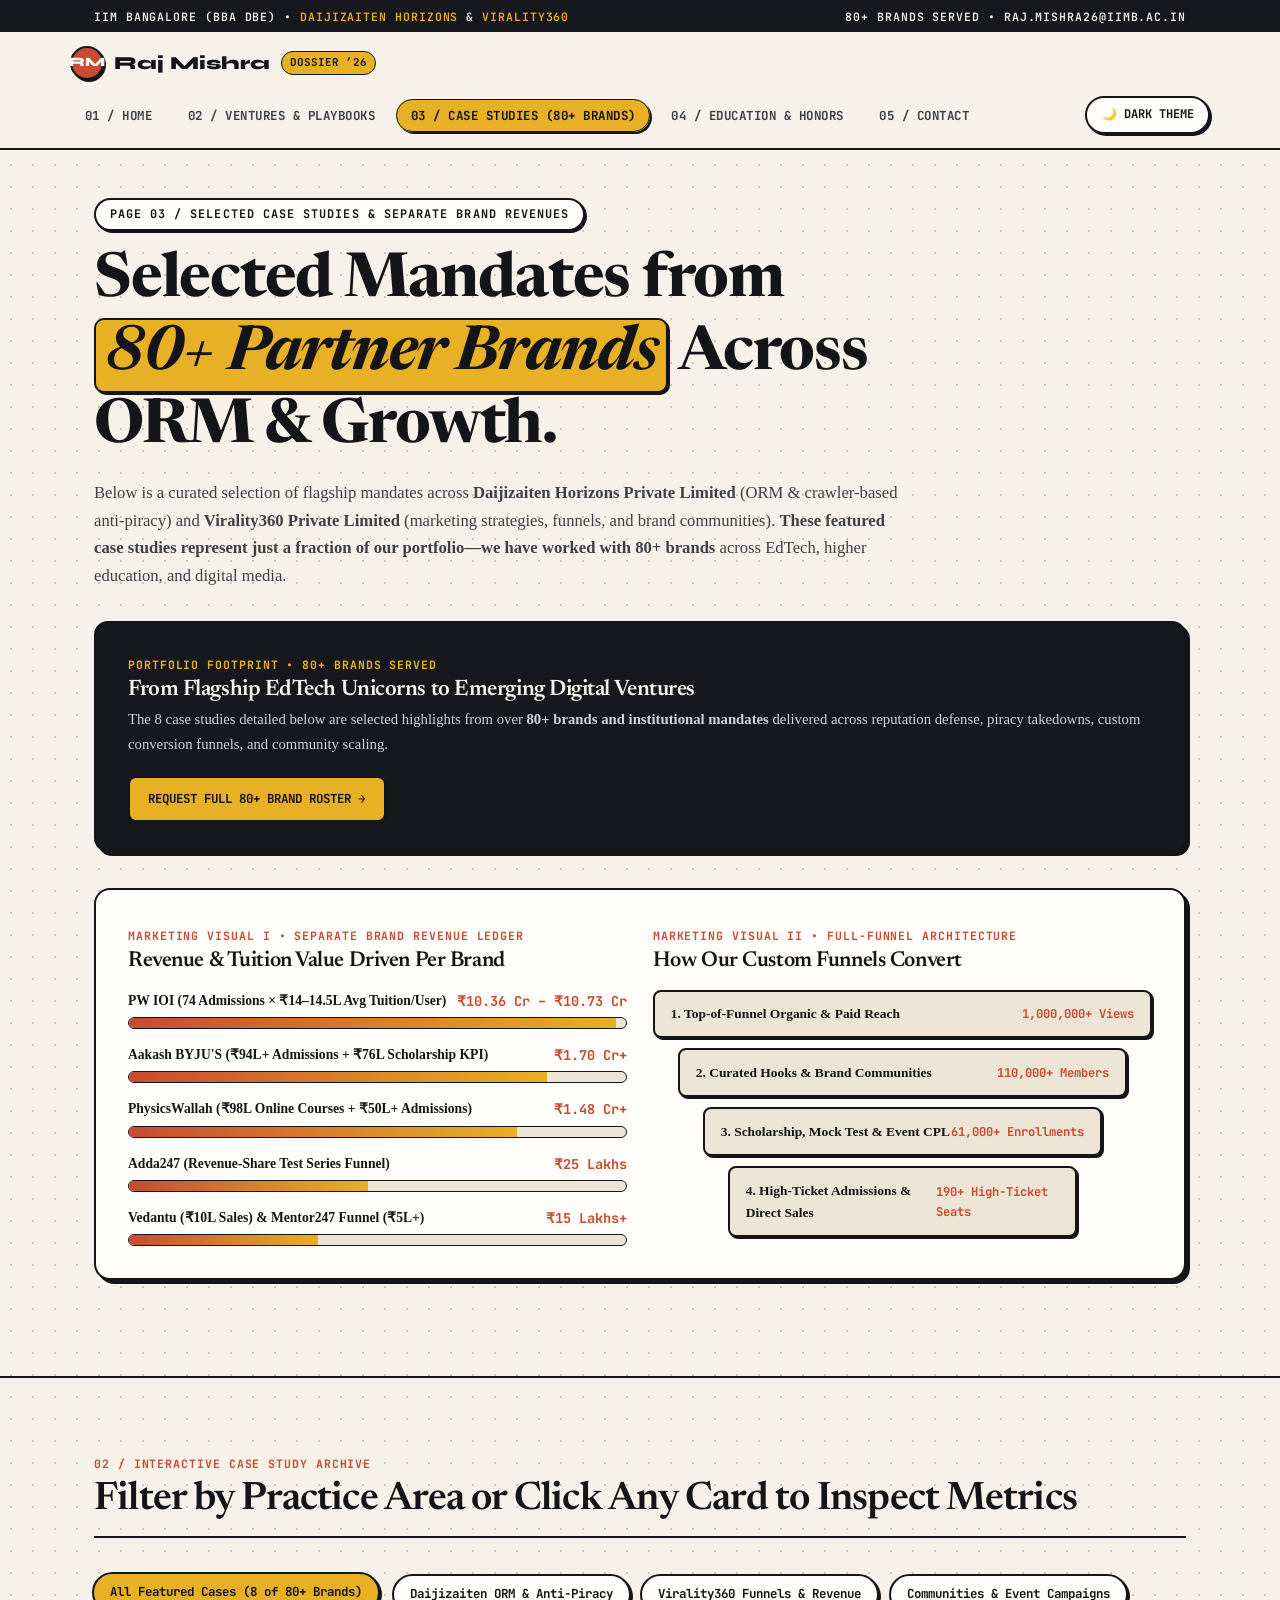
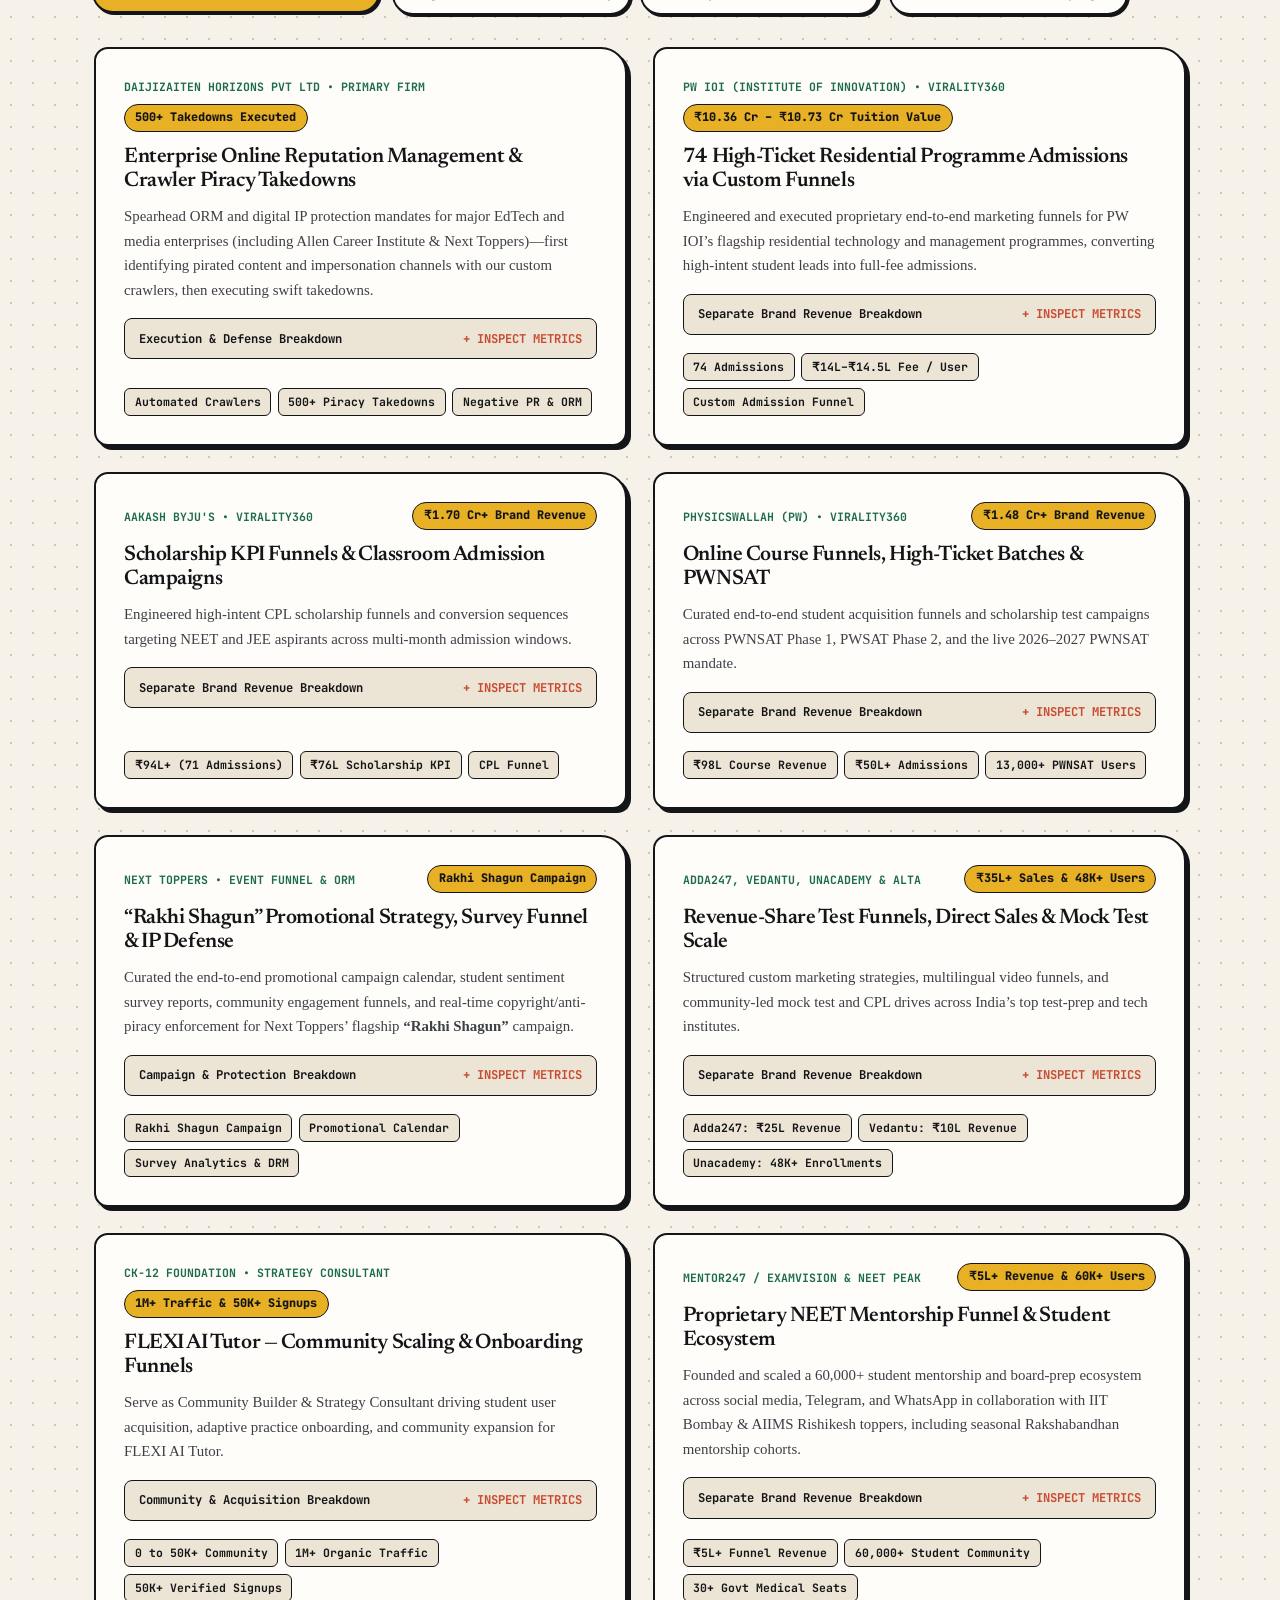
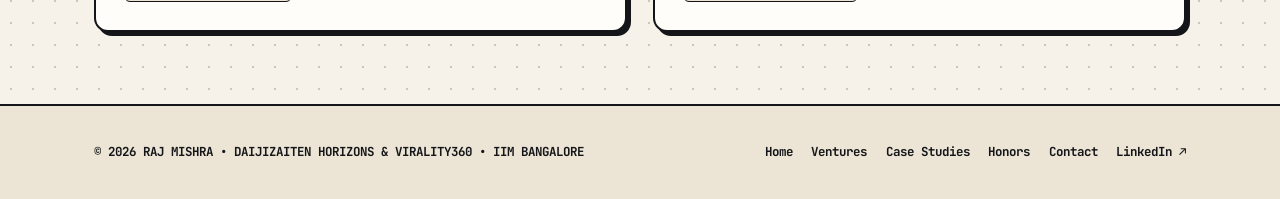
<file: work.html>
<!DOCTYPE html>
<html lang="en">
<head>
  <meta charset="UTF-8" />
  <meta name="viewport" content="width=device-width, initial-scale=1.0" />
  <title>Case Studies &amp; Brand Revenue (80+ Brands) — Raj Mishra Portfolio</title>
  <link rel="preconnect" href="https://fonts.googleapis.com" />
  <link rel="preconnect" href="https://fonts.gstatic.com" crossorigin />
  <link href="https://fonts.googleapis.com/css2?family=JetBrains+Mono:wght@600;700;800&family=Newsreader:ital,opsz,wght@0,6..72,600;0,6..72,700;1,6..72,600&family=Plus+Jakarta+Sans:wght@400;500;600;700;800&family=Syne:wght@700;800&display=swap" rel="stylesheet" />
  <link rel="stylesheet" href="styles.css" />
</head>
<body>
  <input type="checkbox" id="theme-switch" class="hidden-control" aria-label="Toggle Light and Dark Theme" />

  <div class="page-shell">
    <header id="site-header">
      <div class="top-ledger-strip">
        <div class="container strip-flex">
          <span>IIM BANGALORE (BBA DBE) &bull; <em>DAIJIZAITEN HORIZONS</em> &amp; <em>VIRALITY360</em></span>
          <span>80+ BRANDS SERVED &bull; <a href="mailto:raj.mishra26@iimb.ac.in">RAJ.MISHRA26@IIMB.AC.IN</a></span>
        </div>
      </div>

      <div class="container nav-bar">
        <a href="index.html" class="brand-identity">
          <span class="brand-monogram">RM</span>
          <span>Raj Mishra</span>
          <span class="brand-sub">DOSSIER ’26</span>
        </a>

        <input type="checkbox" id="nav-toggle" class="hidden-control" aria-label="Toggle Mobile Menu" />
        <nav aria-label="Main Navigation">
          <ul class="nav-list">
            <li><a href="index.html">01 / Home</a></li>
            <li><a href="about.html">02 / Ventures &amp; Playbooks</a></li>
            <li><a href="work.html" class="active">03 / Case Studies (80+ Brands)</a></li>
            <li><a href="honors.html">04 / Education &amp; Honors</a></li>
            <li><a href="contact.html">05 / Contact</a></li>
          </ul>
        </nav>

        <div class="header-controls">
          <label for="theme-switch" class="theme-toggle-btn" title="Switch between Light and Dark theme"></label>
          <label for="nav-toggle" class="mobile-menu-btn" title="Toggle Navigation Menu"></label>
        </div>
      </div>
    </header>

    <main>
      <section class="masthead-section">
        <div class="container">
          <span class="kicker-pill">PAGE 03 / SELECTED CASE STUDIES &amp; SEPARATE BRAND REVENUES</span>
          <h1 class="masthead-title" style="text-align: left; margin: 0 0 1rem;">
            Selected Mandates from <span class="highlight-box">80+ Partner Brands</span> Across ORM &amp; Growth.
          </h1>
          <p style="max-width: 820px; font-size: 1.04rem; margin-bottom: 2rem;">
            Below is a curated selection of flagship mandates across <strong>Daijizaiten Horizons Private Limited</strong> (ORM &amp; crawler-based anti-piracy) and <strong>Virality360 Private Limited</strong> (marketing strategies, funnels, and brand communities). <strong>These featured case studies represent just a fraction of our portfolio—we have worked with 80+ brands</strong> across EdTech, higher education, and digital media.
          </p>

          <!-- 80+ Brands Highlight Banner -->
          <div class="eighty-brands-banner">
            <div>
              <span class="panel-index" style="color: var(--accent-gold);">PORTFOLIO FOOTPRINT &bull; 80+ BRANDS SERVED</span>
              <h3>From Flagship EdTech Unicorns to Emerging Digital Ventures</h3>
              <p>
                The 8 case studies detailed below are selected highlights from over <strong>80+ brands and institutional mandates</strong> delivered across reputation defense, piracy takedowns, custom conversion funnels, and community scaling.
              </p>
            </div>
            <a href="contact.html" class="btn btn-gold">Request Full 80+ Brand Roster &rarr;</a>
          </div>

          <!-- Marketing Revenue Attribution & Conversion Funnel Visual -->
          <div class="telemetry-board">
            <div class="grid-2">
              <div>
                <span class="panel-index">MARKETING VISUAL I &bull; SEPARATE BRAND REVENUE LEDGER</span>
                <h2 style="font-size: 1.35rem; margin-bottom: 0.4rem;">Revenue &amp; Tuition Value Driven Per Brand</h2>
                <div class="bar-stack">
                  <div>
                    <div class="bar-meta">
                      <span>PW IOI (74 Admissions × ₹14–14.5L Avg Tuition/User)</span>
                      <span>₹10.36 Cr – ₹10.73 Cr</span>
                    </div>
                    <div class="bar-rail"><div class="bar-meter w-98"></div></div>
                  </div>
                  <div>
                    <div class="bar-meta">
                      <span>Aakash BYJU'S (₹94L+ Admissions + ₹76L Scholarship KPI)</span>
                      <span>₹1.70 Cr+</span>
                    </div>
                    <div class="bar-rail"><div class="bar-meter w-84"></div></div>
                  </div>
                  <div>
                    <div class="bar-meta">
                      <span>PhysicsWallah (₹98L Online Courses + ₹50L+ Admissions)</span>
                      <span>₹1.48 Cr+</span>
                    </div>
                    <div class="bar-rail"><div class="bar-meter w-78"></div></div>
                  </div>
                  <div>
                    <div class="bar-meta">
                      <span>Adda247 (Revenue-Share Test Series Funnel)</span>
                      <span>₹25 Lakhs</span>
                    </div>
                    <div class="bar-rail"><div class="bar-meter w-48"></div></div>
                  </div>
                  <div>
                    <div class="bar-meta">
                      <span>Vedantu (₹10L Sales) &amp; Mentor247 Funnel (₹5L+)</span>
                      <span>₹15 Lakhs+</span>
                    </div>
                    <div class="bar-rail"><div class="bar-meter w-38"></div></div>
                  </div>
                </div>
              </div>

              <div>
                <span class="panel-index">MARKETING VISUAL II &bull; FULL-FUNNEL ARCHITECTURE</span>
                <h2 style="font-size: 1.35rem; margin-bottom: 0.4rem;">How Our Custom Funnels Convert</h2>
                <div class="funnel-stack">
                  <div class="funnel-tier ft-1">
                    <span>1. Top-of-Funnel Organic &amp; Paid Reach</span>
                    <span>1,000,000+ Views</span>
                  </div>
                  <div class="funnel-tier ft-2">
                    <span>2. Curated Hooks &amp; Brand Communities</span>
                    <span>110,000+ Members</span>
                  </div>
                  <div class="funnel-tier ft-3">
                    <span>3. Scholarship, Mock Test &amp; Event CPL</span>
                    <span>61,000+ Enrollments</span>
                  </div>
                  <div class="funnel-tier ft-4">
                    <span>4. High-Ticket Admissions &amp; Direct Sales</span>
                    <span>190+ High-Ticket Seats</span>
                  </div>
                </div>
              </div>
            </div>
          </div>
        </div>
      </section>

      <!-- Pure CSS Interactive Category Filter + Expandable Case Study Cards -->
      <section class="section section-last">
        <div class="container">
          <div class="section-header-bar">
            <div>
              <span class="panel-index">02 / INTERACTIVE CASE STUDY ARCHIVE</span>
              <h2 class="section-heading">Filter by Practice Area or Click Any Card to Inspect Metrics</h2>
            </div>
          </div>

          <!-- Pure CSS Radio Filter Controls -->
          <input type="radio" name="work-filter" id="f-all" class="hidden-control" checked />
          <input type="radio" name="work-filter" id="f-orm" class="hidden-control" />
          <input type="radio" name="work-filter" id="f-funnels" class="hidden-control" />
          <input type="radio" name="work-filter" id="f-comm" class="hidden-control" />

          <div class="filter-labels-bar">
            <label for="f-all" class="filter-label">All Featured Cases (8 of 80+ Brands)</label>
            <label for="f-orm" class="filter-label">Daijizaiten ORM &amp; Anti-Piracy</label>
            <label for="f-funnels" class="filter-label">Virality360 Funnels &amp; Revenue</label>
            <label for="f-comm" class="filter-label">Communities &amp; Event Campaigns</label>
          </div>

          <div class="grid-2 work-cards-grid">
            <!-- Case 1: Daijizaiten Horizons (Primary Major Firm) -->
            <article class="tactile-card cat-orm">
              <div>
                <div class="card-top-meta">
                  <span class="venture-tag">DAIJIZAITEN HORIZONS PVT LTD &bull; PRIMARY FIRM</span>
                  <span class="rev-pill">500+ Takedowns Executed</span>
                </div>
                <h3>Enterprise Online Reputation Management &amp; Crawler Piracy Takedowns</h3>
                <p>
                  Spearhead ORM and digital IP protection mandates for major EdTech and media enterprises (including Allen Career Institute &amp; Next Toppers)—first identifying pirated content and impersonation channels with our custom crawlers, then executing swift takedowns.
                </p>
                <details class="case-drawer">
                  <summary>Execution &amp; Defense Breakdown</summary>
                  <div class="drawer-body">
                    &bull; <strong>Crawler Discovery:</strong> Automated crawlers scan Telegram channels, search engines, and social platforms 24/7 for leaked batches and brand-negative clusters.<br />
                    &bull; <strong>Enforcement Impact:</strong> Removed <strong>500+ infringing links, unauthorized piracy channels, and fake brand communities</strong> while mitigating negative PR.
                  </div>
                </details>
              </div>
              <div class="tag-row">
                <span class="tag-chip">Automated Crawlers</span>
                <span class="tag-chip">500+ Piracy Takedowns</span>
                <span class="tag-chip">Negative PR &amp; ORM</span>
              </div>
            </article>

            <!-- Case 2: PW IOI -->
            <article class="tactile-card cat-funnels">
              <div>
                <div class="card-top-meta">
                  <span class="venture-tag">PW IOI (INSTITUTE OF INNOVATION) &bull; VIRALITY360</span>
                  <span class="rev-pill">₹10.36 Cr – ₹10.73 Cr Tuition Value</span>
                </div>
                <h3>74 High-Ticket Residential Programme Admissions via Custom Funnels</h3>
                <p>
                  Engineered and executed proprietary end-to-end marketing funnels for PW IOI’s flagship residential technology and management programmes, converting high-intent student leads into full-fee admissions.
                </p>
                <details class="case-drawer">
                  <summary>Separate Brand Revenue Breakdown</summary>
                  <div class="drawer-body">
                    &bull; <strong>Confirmed Admissions:</strong> 74 students admitted directly through our custom-developed marketing funnels.<br />
                    &bull; <strong>Per-User Programme Fee:</strong> ₹14 Lakhs to ₹14.5 Lakhs charged by the college per admitted user.<br />
                    &bull; <strong>Gross Tuition Value Driven:</strong> ₹10.36 Crore to ₹10.73 Crore.
                  </div>
                </details>
              </div>
              <div class="tag-row">
                <span class="tag-chip">74 Admissions</span>
                <span class="tag-chip">₹14L–₹14.5L Fee / User</span>
                <span class="tag-chip">Custom Admission Funnel</span>
              </div>
            </article>

            <!-- Case 3: Aakash BYJU'S -->
            <article class="tactile-card cat-funnels">
              <div>
                <div class="card-top-meta">
                  <span class="venture-tag">AAKASH BYJU'S &bull; VIRALITY360</span>
                  <span class="rev-pill">₹1.70 Cr+ Brand Revenue</span>
                </div>
                <h3>Scholarship KPI Funnels &amp; Classroom Admission Campaigns</h3>
                <p>
                  Engineered high-intent CPL scholarship funnels and conversion sequences targeting NEET and JEE aspirants across multi-month admission windows.
                </p>
                <details class="case-drawer">
                  <summary>Separate Brand Revenue Breakdown</summary>
                  <div class="drawer-body">
                    &bull; <strong>Scholarship KPI Funnel:</strong> ₹76 Lakhs generated via targeted scholarship acquisition campaigns.<br />
                    &bull; <strong>Classroom Admissions:</strong> ₹94 Lakhs+ generated across 71 confirmed admissions within 6 months.<br />
                    &bull; <strong>Combined Brand Revenue:</strong> ₹1.70 Crore+.
                  </div>
                </details>
              </div>
              <div class="tag-row">
                <span class="tag-chip">₹94L+ (71 Admissions)</span>
                <span class="tag-chip">₹76L Scholarship KPI</span>
                <span class="tag-chip">CPL Funnel</span>
              </div>
            </article>

            <!-- Case 4: PhysicsWallah (PW) -->
            <article class="tactile-card cat-funnels">
              <div>
                <div class="card-top-meta">
                  <span class="venture-tag">PHYSICSWALLAH (PW) &bull; VIRALITY360</span>
                  <span class="rev-pill">₹1.48 Cr+ Brand Revenue</span>
                </div>
                <h3>Online Course Funnels, High-Ticket Batches &amp; PWNSAT</h3>
                <p>
                  Curated end-to-end student acquisition funnels and scholarship test campaigns across PWNSAT Phase 1, PWSAT Phase 2, and the live 2026–2027 PWNSAT mandate.
                </p>
                <details class="case-drawer">
                  <summary>Separate Brand Revenue Breakdown</summary>
                  <div class="drawer-body">
                    &bull; <strong>Online Course Sales:</strong> ₹98 Lakhs generated in online batch revenue.<br />
                    &bull; <strong>High-Ticket Admissions:</strong> ₹50 Lakhs+ across 46 high-ticket admissions in 10 months.<br />
                    &bull; <strong>PWNSAT Scale:</strong> 13,000+ scholarship enrollments and 6,000+ live test-takers.
                  </div>
                </details>
              </div>
              <div class="tag-row">
                <span class="tag-chip">₹98L Course Revenue</span>
                <span class="tag-chip">₹50L+ Admissions</span>
                <span class="tag-chip">13,000+ PWNSAT Users</span>
              </div>
            </article>

            <!-- Case 5: Next Toppers ("Rakhi Shagun" Campaign) -->
            <article class="tactile-card cat-comm cat-orm">
              <div>
                <div class="card-top-meta">
                  <span class="venture-tag">NEXT TOPPERS &bull; EVENT FUNNEL &amp; ORM</span>
                  <span class="rev-pill">Rakhi Shagun Campaign</span>
                </div>
                <h3>“Rakhi Shagun” Promotional Strategy, Survey Funnel &amp; IP Defense</h3>
                <p>
                  Curated the end-to-end promotional campaign calendar, student sentiment survey reports, community engagement funnels, and real-time copyright/anti-piracy enforcement for Next Toppers’ flagship <strong>“Rakhi Shagun”</strong> campaign.
                </p>
                <details class="case-drawer">
                  <summary>Campaign &amp; Protection Breakdown</summary>
                  <div class="drawer-body">
                    &bull; <strong>Promotional Rollout:</strong> Structured the multi-day Rakhi Shagun event calendar and high-conversion community hooks.<br />
                    &bull; <strong>Survey &amp; DRM:</strong> Conducted student survey analytics for batch positioning while executing rapid anti-piracy takedowns of leaked event streams.
                  </div>
                </details>
              </div>
              <div class="tag-row">
                <span class="tag-chip">Rakhi Shagun Campaign</span>
                <span class="tag-chip">Promotional Calendar</span>
                <span class="tag-chip">Survey Analytics &amp; DRM</span>
              </div>
            </article>

            <!-- Case 6: Adda247, Vedantu, Unacademy & Alta School -->
            <article class="tactile-card cat-funnels cat-comm">
              <div>
                <div class="card-top-meta">
                  <span class="venture-tag">ADDA247, VEDANTU, UNACADEMY &amp; ALTA</span>
                  <span class="rev-pill">₹35L+ Sales &amp; 48K+ Users</span>
                </div>
                <h3>Revenue-Share Test Funnels, Direct Sales &amp; Mock Test Scale</h3>
                <p>
                  Structured custom marketing strategies, multilingual video funnels, and community-led mock test and CPL drives across India’s top test-prep and tech institutes.
                </p>
                <details class="case-drawer">
                  <summary>Separate Brand Revenue Breakdown</summary>
                  <div class="drawer-body">
                    &bull; <strong>Adda247:</strong> ₹25 Lakhs in test-series sales via revenue-share funnel.<br />
                    &bull; <strong>Vedantu:</strong> ₹10 Lakhs in direct course sales &amp; multilingual video funnels.<br />
                    &bull; <strong>Unacademy:</strong> 48,000+ student enrollments for flagship AIMT mock tests.<br />
                    &bull; <strong>Alta School &amp; Allen Career Institute:</strong> Dedicated CPL &amp; branding mandates.
                  </div>
                </details>
              </div>
              <div class="tag-row">
                <span class="tag-chip">Adda247: ₹25L Revenue</span>
                <span class="tag-chip">Vedantu: ₹10L Revenue</span>
                <span class="tag-chip">Unacademy: 48K+ Enrollments</span>
              </div>
            </article>

            <!-- Case 7: CK-12 Foundation -->
            <article class="tactile-card cat-comm">
              <div>
                <div class="card-top-meta">
                  <span class="venture-tag">CK-12 FOUNDATION &bull; STRATEGY CONSULTANT</span>
                  <span class="rev-pill">1M+ Traffic &amp; 50K+ Signups</span>
                </div>
                <h3>FLEXI AI Tutor — Community Scaling &amp; Onboarding Funnels</h3>
                <p>
                  Serve as Community Builder &amp; Strategy Consultant driving student user acquisition, adaptive practice onboarding, and community expansion for FLEXI AI Tutor.
                </p>
                <details class="case-drawer">
                  <summary>Community &amp; Acquisition Breakdown</summary>
                  <div class="drawer-body">
                    &bull; <strong>Community Growth:</strong> Scaled two educational communities from 0 to 50,000+ members.<br />
                    &bull; <strong>Platform Adoption:</strong> Drove 1,000,000+ organic traffic and 50,000+ verified student signups for Adaptive Practice &amp; FLEXI AI.
                  </div>
                </details>
              </div>
              <div class="tag-row">
                <span class="tag-chip">0 to 50K+ Community</span>
                <span class="tag-chip">1M+ Organic Traffic</span>
                <span class="tag-chip">50K+ Verified Signups</span>
              </div>
            </article>

            <!-- Case 8: Mentor247 / NEET Peak -->
            <article class="tactile-card cat-comm cat-funnels">
              <div>
                <div class="card-top-meta">
                  <span class="venture-tag">MENTOR247 / EXAMVISION &amp; NEET PEAK</span>
                  <span class="rev-pill">₹5L+ Revenue &amp; 60K+ Users</span>
                </div>
                <h3>Proprietary NEET Mentorship Funnel &amp; Student Ecosystem</h3>
                <p>
                  Founded and scaled a 60,000+ student mentorship and board-prep ecosystem across social media, Telegram, and WhatsApp in collaboration with IIT Bombay &amp; AIIMS Rishikesh toppers, including seasonal Rakshabandhan mentorship cohorts.
                </p>
                <details class="case-drawer">
                  <summary>Separate Brand Revenue Breakdown</summary>
                  <div class="drawer-body">
                    &bull; <strong>Funnel Revenue:</strong> Generated ₹5 Lakhs+ revenue within 8 months.<br />
                    &bull; <strong>Student Selections:</strong> Scaled community to 60,000+ aspirants and guided 30+ students to admissions in government medical colleges.
                  </div>
                </details>
              </div>
              <div class="tag-row">
                <span class="tag-chip">₹5L+ Funnel Revenue</span>
                <span class="tag-chip">60,000+ Student Community</span>
                <span class="tag-chip">30+ Govt Medical Seats</span>
              </div>
            </article>
          </div>
        </div>
      </section>
    </main>

    <footer>
      <div class="container footer-flex">
        <span>&copy; 2026 RAJ MISHRA &bull; DAIJIZAITEN HORIZONS &amp; VIRALITY360 &bull; IIM BANGALORE</span>
        <div class="footer-nav">
          <a href="index.html">Home</a>
          <a href="about.html">Ventures</a>
          <a href="work.html">Case Studies</a>
          <a href="honors.html">Honors</a>
          <a href="contact.html">Contact</a>
          <a href="https://www.linkedin.com/in/rajmishra0411/" target="_blank" rel="noopener noreferrer">LinkedIn &nearr;</a>
        </div>
      </div>
    </footer>
  </div>
</body>
</html>
</file>
<file: styles.css>
/* ==========================================================================
   Raj Mishra — Multi-Page Editorial Dossier & Interactive Portfolio (styles.css)
   College Web Design Assignment | IIM Bangalore (BBA DBE)
   100% Pure HTML5 & CSS3 (Zero JavaScript, Zero External Frameworks)
   ========================================================================== */

/* 1. Two-Theme Editorial Palette (:root = Warm Parchment, #theme-switch:checked = Obsidian) */
.page-shell {
  --bg-page: #f6f2e9;
  --bg-surface: #fffdf9;
  --bg-elevated: #ece5d5;
  --bg-dark-band: #16181d;
  --text-dark-band: #f6f2e9;
  --text-primary: #141518;
  --text-secondary: #3d4047;
  --text-muted: #686c75;
  --border-ink: #141518;
  --border-subtle: #cfc6b4;
  --accent-terracotta: #c84b31;
  --accent-gold: #e8b024;
  --accent-emerald: #1b6b4c;
  --shadow-hard: 4px 4px 0px #141518;
  --shadow-hard-lg: 7px 7px 0px #c84b31;
  --shadow-hard-sm: 2px 2px 0px #141518;
  --font-display: 'Syne', 'Plus Jakarta Sans', sans-serif;
  --font-serif: 'Newsreader', Georgia, serif;
  --font-sans: 'Plus Jakarta Sans', -apple-system, BlinkMacSystemFont, sans-serif;
  --font-mono: 'JetBrains Mono', monospace;
  --ease-snap: 0.22s cubic-bezier(0.22, 1, 0.36, 1);

  background-color: var(--bg-page);
  background-image: radial-gradient(var(--border-subtle) 0.85px, transparent 0.85px);
  background-size: 22px 22px;
  color: var(--text-primary);
  min-height: 100vh;
  display: flex;
  flex-direction: column;
  transition: background-color 0.25s ease, color 0.25s ease;
}

/* Pure CSS Dark Theme Triggered When #theme-switch Checkbox Is Checked */
#theme-switch:checked ~ .page-shell {
  --bg-page: #0c0f14;
  --bg-surface: #141922;
  --bg-elevated: #1d2432;
  --bg-dark-band: #181f2c;
  --text-dark-band: #f4f6fb;
  --text-primary: #f4f6fb;
  --text-secondary: #c5ccd9;
  --text-muted: #8b95a7;
  --border-ink: #475569;
  --border-subtle: #263042;
  --accent-terracotta: #ff6b4a;
  --accent-gold: #f5b82e;
  --accent-emerald: #34d399;
  --shadow-hard: 4px 4px 0px #000000;
  --shadow-hard-lg: 7px 7px 0px #ff6b4a;
  --shadow-hard-sm: 2px 2px 0px #000000;
}

/* Hide raw control inputs visually while keeping them accessible */
.hidden-control {
  position: absolute;
  opacity: 0;
  pointer-events: none;
}

/* 2. Element Selectors & Base Reset */
*,
*::before,
*::after {
  box-sizing: border-box;
  margin: 0;
  padding: 0;
}

html {
  font-size: 16px;
  scroll-behavior: smooth;
}

body {
  font-family: var(--font-sans);
  line-height: 1.65;
  overflow-x: hidden;
  -webkit-font-smoothing: antialiased;
}

h1, h2, h3, h4 {
  font-family: var(--font-serif);
  font-weight: 600;
  line-height: 1.15;
  letter-spacing: -0.02em;
  color: var(--text-primary);
}

p {
  color: var(--text-secondary);
}

a {
  color: inherit;
  text-decoration: none;
  transition: all var(--ease-snap);
}

ul {
  list-style: none;
}

img {
  max-width: 100%;
  display: block;
}

/* 3. Containers & Structural Rhythm */
.container {
  width: 100%;
  max-width: 1140px;
  margin: 0 auto;
  padding: 0 1.5rem;
}

main {
  flex: 1;
}

.section {
  padding: 4.5rem 0;
  border-bottom: 2px dashed var(--border-subtle);
}

.section-last {
  border-bottom: none;
}

/* 4. Sticky Editorial Header & Navigation (#site-header) */
#site-header {
  position: sticky;
  top: 0;
  z-index: 100;
  background-color: var(--bg-page);
  border-bottom: 2px solid var(--border-ink);
}

.top-ledger-strip {
  background-color: var(--bg-dark-band);
  color: var(--text-dark-band);
  padding: 0.42rem 0;
  font-family: var(--font-mono);
  font-size: 0.72rem;
  font-weight: 600;
  letter-spacing: 0.08em;
  text-transform: uppercase;
}

.strip-flex {
  display: flex;
  justify-content: space-between;
  align-items: center;
  flex-wrap: wrap;
  gap: 0.5rem;
}

.strip-flex span em {
  color: var(--accent-gold);
  font-style: normal;
}

.nav-bar {
  display: flex;
  align-items: center;
  justify-content: space-between;
  padding: 0.85rem 0;
  flex-wrap: wrap;
  gap: 1rem;
}

.brand-identity {
  display: flex;
  align-items: center;
  gap: 0.65rem;
  font-family: var(--font-display);
  font-weight: 800;
  font-size: 1.15rem;
  color: var(--text-primary);
}

.brand-monogram {
  width: 34px;
  height: 34px;
  border-radius: 50%;
  background-color: var(--accent-terracotta);
  color: #ffffff;
  border: 2px solid var(--border-ink);
  box-shadow: var(--shadow-hard-sm);
  display: inline-flex;
  align-items: center;
  justify-content: center;
  font-size: 0.8rem;
  font-weight: 800;
}

.brand-sub {
  font-family: var(--font-mono);
  font-size: 0.68rem;
  font-weight: 700;
  background-color: var(--accent-gold);
  color: #141518;
  padding: 0.15rem 0.5rem;
  border: 1.5px solid var(--border-ink);
  border-radius: 999px;
}

.nav-list {
  display: flex;
  align-items: center;
  flex-wrap: wrap;
  gap: 0.4rem;
}

.nav-list a,
.nav-list label {
  font-family: var(--font-mono);
  font-size: 0.78rem;
  font-weight: 700;
  text-transform: uppercase;
  letter-spacing: 0.04em;
  color: var(--text-secondary);
  padding: 0.45rem 0.85rem;
  border-radius: 999px;
  border: 1.5px solid transparent;
  cursor: pointer;
  transition: all var(--ease-snap);
}

.nav-list a:hover,
.nav-list label:hover {
  color: var(--text-primary);
  background-color: var(--bg-elevated);
  border-color: var(--border-ink);
}

.nav-list a.active {
  background-color: var(--accent-gold);
  color: #141518;
  border-color: var(--border-ink);
  box-shadow: var(--shadow-hard-sm);
}

/* Pure CSS Theme Switch Button */
.theme-toggle-btn {
  font-family: var(--font-mono);
  font-size: 0.75rem;
  font-weight: 700;
  padding: 0.45rem 0.9rem;
  border-radius: 999px;
  border: 2px solid var(--border-ink);
  background-color: var(--bg-surface);
  color: var(--text-primary);
  box-shadow: var(--shadow-hard-sm);
  cursor: pointer;
  user-select: none;
  transition: all var(--ease-snap);
}

.theme-toggle-btn:hover {
  transform: translate(-2px, -2px);
  box-shadow: var(--shadow-hard);
}

.theme-toggle-btn::before {
  content: "🌙 DARK THEME";
}

#theme-switch:checked ~ .page-shell .theme-toggle-btn::before {
  content: "☀️ LIGHT THEME";
}

/* 5. Editorial Masthead & 3-Column Hero */
.masthead-section {
  padding: 3rem 0 3.5rem;
  border-bottom: 2px solid var(--border-ink);
}

.masthead-banner {
  text-align: center;
  margin-bottom: 2.25rem;
}

.kicker-pill {
  display: inline-block;
  font-family: var(--font-mono);
  font-size: 0.74rem;
  font-weight: 700;
  text-transform: uppercase;
  letter-spacing: 0.09em;
  background-color: var(--bg-surface);
  border: 2px solid var(--border-ink);
  padding: 0.3rem 0.85rem;
  border-radius: 999px;
  box-shadow: var(--shadow-hard-sm);
  margin-bottom: 1rem;
}

.masthead-title {
  font-size: clamp(2.35rem, 5vw, 3.85rem);
  font-weight: 700;
  max-width: 920px;
  margin: 0 auto 0.9rem;
}

.highlight-box {
  display: inline-block;
  background-color: var(--accent-gold);
  color: #141518;
  padding: 0 0.55rem;
  border: 2px solid var(--border-ink);
  border-radius: 10px;
  box-shadow: var(--shadow-hard-sm);
  font-style: italic;
}

.hero-asymmetric-grid {
  display: grid;
  grid-template-columns: 1.15fr 290px 1.15fr;
  gap: 1.75rem;
  align-items: stretch;
  margin-top: 2rem;
}

.dossier-panel {
  background-color: var(--bg-surface);
  border: 2px solid var(--border-ink);
  border-radius: 14px;
  padding: 1.6rem;
  box-shadow: var(--shadow-hard);
  display: flex;
  flex-direction: column;
  justify-content: space-between;
  transition: transform var(--ease-snap), box-shadow var(--ease-snap);
}

.dossier-panel:hover {
  transform: translate(-3px, -3px);
  box-shadow: var(--shadow-hard-lg);
}

.panel-index {
  font-family: var(--font-mono);
  font-size: 0.72rem;
  font-weight: 700;
  text-transform: uppercase;
  letter-spacing: 0.08em;
  color: var(--accent-terracotta);
  margin-bottom: 0.5rem;
}

.dossier-panel h2 {
  font-size: 1.32rem;
  margin-bottom: 0.65rem;
}

.dossier-panel p {
  font-size: 0.92rem;
  margin-bottom: 1.15rem;
}

/* Center Orbiting Portrait Card */
.portrait-showcase {
  background-color: var(--bg-dark-band);
  color: var(--text-dark-band);
  border: 2px solid var(--border-ink);
  border-radius: 16px;
  padding: 1.35rem;
  box-shadow: var(--shadow-hard);
  display: flex;
  flex-direction: column;
  align-items: center;
  justify-content: center;
  text-align: center;
  position: relative;
}

.orbit-ring-wrap {
  position: relative;
  width: 190px;
  height: 190px;
  border-radius: 50%;
  padding: 8px;
  border: 2px dashed var(--accent-gold);
  margin-bottom: 0.9rem;
  animation: orbitSpin 26s linear infinite;
}

.orbit-photo-inner {
  width: 100%;
  height: 100%;
  border-radius: 50%;
  overflow: hidden;
  border: 3px solid var(--accent-terracotta);
  animation: orbitSpinReverse 26s linear infinite;
}

.orbit-photo-inner img {
  width: 100%;
  height: 100%;
  object-fit: cover;
}

@keyframes orbitSpin {
  from { transform: rotate(0deg); }
  to { transform: rotate(360deg); }
}

@keyframes orbitSpinReverse {
  from { transform: rotate(0deg); }
  to { transform: rotate(-360deg); }
}

.portrait-showcase h3 {
  color: var(--text-dark-band);
  font-size: 1.2rem;
  margin-bottom: 0.2rem;
}

.portrait-showcase p {
  font-family: var(--font-mono);
  font-size: 0.72rem;
  color: var(--accent-gold);
}

/* Buttons */
.btn-row {
  display: flex;
  flex-wrap: wrap;
  gap: 0.75rem;
}

.btn {
  display: inline-flex;
  align-items: center;
  justify-content: center;
  gap: 0.4rem;
  font-family: var(--font-mono);
  font-size: 0.78rem;
  font-weight: 700;
  text-transform: uppercase;
  padding: 0.68rem 1.15rem;
  border-radius: 8px;
  border: 2px solid var(--border-ink);
  box-shadow: var(--shadow-hard-sm);
  cursor: pointer;
  transition: all var(--ease-snap);
}

.btn:hover {
  transform: translate(-3px, -3px);
  box-shadow: var(--shadow-hard-lg);
}

.btn-terracotta {
  background-color: var(--accent-terracotta);
  color: #ffffff;
}

.btn-gold {
  background-color: var(--accent-gold);
  color: #141518;
}

.btn-surface {
  background-color: var(--bg-surface);
  color: var(--text-primary);
}

/* 6. Continuous CSS Marquee Ticker */
.marquee-band {
  background-color: var(--bg-dark-band);
  color: var(--text-dark-band);
  border-bottom: 2px solid var(--border-ink);
  padding: 0.75rem 0;
  overflow: hidden;
}

.marquee-track {
  display: flex;
  width: max-content;
  gap: 2.25rem;
  animation: marqueeSlide 28s linear infinite;
  font-family: var(--font-mono);
  font-size: 0.78rem;
  font-weight: 700;
  letter-spacing: 0.08em;
}

.marquee-track span {
  color: var(--accent-gold);
}

@keyframes marqueeSlide {
  from { transform: translateX(0); }
  to { transform: translateX(-50%); }
}

/* 7. 4-Column Tactile KPI Ledger */
.kpi-ledger-grid {
  display: grid;
  grid-template-columns: repeat(4, 1fr);
  gap: 1.25rem;
  margin-top: 2rem;
}

.kpi-tactile-card {
  background-color: var(--bg-surface);
  border: 2px solid var(--border-ink);
  border-radius: 12px;
  padding: 1.25rem;
  box-shadow: var(--shadow-hard);
  text-align: center;
  transition: transform var(--ease-snap), box-shadow var(--ease-snap);
}

.kpi-tactile-card:hover {
  transform: translate(-3px, -3px);
  box-shadow: var(--shadow-hard-lg);
}

.kpi-big {
  font-family: var(--font-display);
  font-size: 1.85rem;
  font-weight: 800;
  color: var(--accent-terracotta);
  line-height: 1.1;
  margin-bottom: 0.3rem;
}

.kpi-sub {
  font-family: var(--font-mono);
  font-size: 0.73rem;
  font-weight: 700;
  color: var(--text-secondary);
  text-transform: uppercase;
}

/* 8. Section Headers & Grids */
.section-header-bar {
  display: flex;
  justify-content: space-between;
  align-items: flex-end;
  flex-wrap: wrap;
  gap: 1rem;
  margin-bottom: 2.25rem;
  padding-bottom: 0.9rem;
  border-bottom: 2px solid var(--border-ink);
}

.section-heading {
  font-size: clamp(1.75rem, 3.2vw, 2.45rem);
}

.grid-2 {
  display: grid;
  grid-template-columns: repeat(2, 1fr);
  gap: 1.6rem;
}

.grid-3 {
  display: grid;
  grid-template-columns: repeat(3, 1fr);
  gap: 1.5rem;
}

/* Tactile Editorial Card */
.tactile-card {
  background-color: var(--bg-surface);
  border: 2px solid var(--border-ink);
  border-radius: 14px 26px 14px 14px;
  padding: 1.75rem;
  box-shadow: var(--shadow-hard);
  display: flex;
  flex-direction: column;
  justify-content: space-between;
  transition: transform var(--ease-snap), box-shadow var(--ease-snap);
}

.tactile-card:hover {
  transform: translate(-4px, -4px);
  box-shadow: var(--shadow-hard-lg);
}

.card-top-meta {
  display: flex;
  justify-content: space-between;
  align-items: center;
  flex-wrap: wrap;
  gap: 0.5rem;
  margin-bottom: 0.8rem;
}

.venture-tag {
  font-family: var(--font-mono);
  font-size: 0.72rem;
  font-weight: 700;
  text-transform: uppercase;
  color: var(--accent-emerald);
}

.rev-pill {
  font-family: var(--font-mono);
  font-size: 0.74rem;
  font-weight: 800;
  background-color: var(--accent-gold);
  color: #141518;
  padding: 0.22rem 0.65rem;
  border: 1.5px solid var(--border-ink);
  border-radius: 999px;
}

.tactile-card h3 {
  font-size: 1.32rem;
  margin-bottom: 0.65rem;
}

.tactile-card p {
  font-size: 0.93rem;
  margin-bottom: 1rem;
}

/* Native HTML5 <details> / <summary> Interactive Execution Drawer (Zero JS!) */
.case-drawer {
  margin: 0.5rem 0 1.1rem;
  border: 1.5px solid var(--border-ink);
  border-radius: 8px;
  background-color: var(--bg-elevated);
  overflow: hidden;
}

.case-drawer summary {
  font-family: var(--font-mono);
  font-size: 0.76rem;
  font-weight: 700;
  padding: 0.6rem 0.9rem;
  cursor: pointer;
  color: var(--text-primary);
  list-style: none;
  display: flex;
  justify-content: space-between;
  align-items: center;
  user-select: none;
}

.case-drawer summary::-webkit-details-marker {
  display: none;
}

.case-drawer summary::after {
  content: "+ INSPECT METRICS";
  color: var(--accent-terracotta);
}

.case-drawer[open] summary::after {
  content: "− CLOSE";
}

.drawer-body {
  padding: 0.85rem 0.95rem;
  border-top: 1.5px dashed var(--border-ink);
  font-size: 0.86rem;
  color: var(--text-secondary);
}

.tag-row {
  display: flex;
  flex-wrap: wrap;
  gap: 0.4rem;
  margin-top: auto;
}

.tag-chip {
  font-family: var(--font-mono);
  font-size: 0.72rem;
  font-weight: 700;
  background-color: var(--bg-elevated);
  color: var(--text-primary);
  padding: 0.24rem 0.6rem;
  border: 1.5px solid var(--border-ink);
  border-radius: 6px;
}

/* 9. Pure CSS Interactive Playbook Tabs (About Page) */
.css-tabs-box {
  background-color: var(--bg-surface);
  border: 2px solid var(--border-ink);
  border-radius: 16px;
  padding: 1.75rem;
  box-shadow: var(--shadow-hard);
}

.tab-labels-bar {
  display: flex;
  flex-wrap: wrap;
  gap: 0.6rem;
  margin-bottom: 1.5rem;
  padding-bottom: 1rem;
  border-bottom: 2px dashed var(--border-subtle);
}

.tab-label {
  font-family: var(--font-mono);
  font-size: 0.78rem;
  font-weight: 700;
  padding: 0.55rem 1.05rem;
  border-radius: 8px;
  border: 2px solid var(--border-ink);
  background-color: var(--bg-elevated);
  color: var(--text-primary);
  cursor: pointer;
  box-shadow: var(--shadow-hard-sm);
  transition: all var(--ease-snap);
}

.tab-panel-content {
  display: none;
}

#pb-1:checked ~ .css-tabs-box label[for="pb-1"],
#pb-2:checked ~ .css-tabs-box label[for="pb-2"],
#pb-3:checked ~ .css-tabs-box label[for="pb-3"] {
  background-color: var(--accent-terracotta);
  color: #ffffff;
  transform: translate(-2px, -2px);
}

#pb-1:checked ~ .css-tabs-box #panel-pb-1,
#pb-2:checked ~ .css-tabs-box #panel-pb-2,
#pb-3:checked ~ .css-tabs-box #panel-pb-3 {
  display: grid;
  grid-template-columns: repeat(3, 1fr);
  gap: 1.25rem;
}

/* 10. Pure CSS Category Filter on Case Studies Page (work.html) */
.filter-labels-bar {
  display: flex;
  flex-wrap: wrap;
  gap: 0.6rem;
  margin-bottom: 2rem;
}

.filter-label {
  font-family: var(--font-mono);
  font-size: 0.78rem;
  font-weight: 700;
  padding: 0.5rem 1rem;
  border-radius: 999px;
  border: 2px solid var(--border-ink);
  background-color: var(--bg-surface);
  color: var(--text-primary);
  cursor: pointer;
  box-shadow: var(--shadow-hard-sm);
  transition: all var(--ease-snap);
}

#f-all:checked ~ .filter-labels-bar label[for="f-all"],
#f-orm:checked ~ .filter-labels-bar label[for="f-orm"],
#f-funnels:checked ~ .filter-labels-bar label[for="f-funnels"],
#f-comm:checked ~ .filter-labels-bar label[for="f-comm"] {
  background-color: var(--accent-gold);
  color: #141518;
  transform: translate(-2px, -2px);
}

#f-orm:checked ~ .work-cards-grid .tactile-card:not(.cat-orm),
#f-funnels:checked ~ .work-cards-grid .tactile-card:not(.cat-funnels),
#f-comm:checked ~ .work-cards-grid .tactile-card:not(.cat-comm) {
  display: none;
}

/* 11. Marketing Revenue Bar Chart & Funnel Visual */
.telemetry-board {
  background-color: var(--bg-surface);
  border: 2px solid var(--border-ink);
  border-radius: 16px;
  padding: 2rem;
  box-shadow: var(--shadow-hard);
  margin-bottom: 2.5rem;
}

.bar-stack {
  display: flex;
  flex-direction: column;
  gap: 0.95rem;
  margin-top: 1rem;
}

.bar-meta {
  display: flex;
  justify-content: space-between;
  font-size: 0.85rem;
  font-weight: 700;
  margin-bottom: 0.3rem;
}

.bar-meta span:last-child {
  font-family: var(--font-mono);
  color: var(--accent-terracotta);
}

.bar-rail {
  width: 100%;
  height: 12px;
  background-color: var(--bg-elevated);
  border: 1.5px solid var(--border-ink);
  border-radius: 999px;
  overflow: hidden;
}

.bar-meter {
  height: 100%;
  background: linear-gradient(90deg, var(--accent-terracotta), var(--accent-gold));
  animation: growBar 1.1s var(--ease-snap) forwards;
  transform-origin: left;
}

@keyframes growBar {
  from { transform: scaleX(0); }
  to { transform: scaleX(1); }
}

.w-98 { width: 98%; }
.w-84 { width: 84%; }
.w-78 { width: 78%; }
.w-48 { width: 48%; }
.w-38 { width: 38%; }

.funnel-stack {
  display: flex;
  flex-direction: column;
  align-items: center;
  gap: 0.65rem;
  margin-top: 1rem;
}

.funnel-tier {
  background-color: var(--bg-elevated);
  border: 2px solid var(--border-ink);
  border-radius: 8px;
  padding: 0.7rem 1rem;
  display: flex;
  justify-content: space-between;
  align-items: center;
  font-size: 0.84rem;
  font-weight: 700;
  box-shadow: var(--shadow-hard-sm);
  transition: transform var(--ease-snap);
}

.funnel-tier:hover {
  transform: scale(1.02);
}

.funnel-tier span:last-child {
  font-family: var(--font-mono);
  font-size: 0.76rem;
  color: var(--accent-terracotta);
}

.ft-1 { width: 100%; }
.ft-2 { width: 90%; }
.ft-3 { width: 80%; }
.ft-4 { width: 70%; }

/* 80+ Brands Banner Callout */
.eighty-brands-banner {
  background-color: var(--bg-dark-band);
  color: var(--text-dark-band);
  border: 2px solid var(--border-ink);
  border-radius: 14px;
  padding: 1.75rem 2rem;
  box-shadow: var(--shadow-hard);
  display: flex;
  justify-content: space-between;
  align-items: center;
  flex-wrap: wrap;
  gap: 1.25rem;
  margin-bottom: 2.25rem;
}

.eighty-brands-banner h3 {
  color: var(--text-dark-band);
  font-size: 1.4rem;
  margin-bottom: 0.25rem;
}

.eighty-brands-banner p {
  color: #cbd5e1;
  font-size: 0.92rem;
}

/* 12. Semantic Tables & Bullet Lists */
.editorial-table {
  width: 100%;
  border-collapse: collapse;
  background-color: var(--bg-surface);
  border: 2px solid var(--border-ink);
  box-shadow: var(--shadow-hard);
}

.editorial-table th,
.editorial-table td {
  padding: 1rem 1.2rem;
  text-align: left;
  border-bottom: 1.5px solid var(--border-ink);
  font-size: 0.92rem;
}

.editorial-table th {
  font-family: var(--font-mono);
  font-size: 0.76rem;
  text-transform: uppercase;
  background-color: var(--bg-elevated);
  color: var(--text-primary);
}

.editorial-list {
  display: flex;
  flex-direction: column;
  gap: 0.75rem;
}

.editorial-list li {
  position: relative;
  padding-left: 1.35rem;
  font-size: 0.93rem;
  color: var(--text-secondary);
}

.editorial-list li::before {
  content: "▸";
  position: absolute;
  left: 0;
  color: var(--accent-terracotta);
  font-weight: 800;
}

/* Contact Form */
.contact-form {
  display: flex;
  flex-direction: column;
  gap: 1rem;
}

.form-field {
  display: flex;
  flex-direction: column;
  gap: 0.35rem;
}

.form-field label {
  font-family: var(--font-mono);
  font-size: 0.74rem;
  font-weight: 700;
  text-transform: uppercase;
}

.form-input {
  font-family: var(--font-sans);
  font-size: 0.92rem;
  padding: 0.7rem 0.9rem;
  background-color: var(--bg-page);
  color: var(--text-primary);
  border: 2px solid var(--border-ink);
  border-radius: 6px;
}

/* 13. Footer */
footer {
  border-top: 2px solid var(--border-ink);
  background-color: var(--bg-elevated);
  padding: 2.25rem 0;
  margin-top: auto;
}

.footer-flex {
  display: flex;
  justify-content: space-between;
  align-items: center;
  flex-wrap: wrap;
  gap: 1rem;
  font-family: var(--font-mono);
  font-size: 0.78rem;
  font-weight: 700;
}

.footer-nav {
  display: flex;
  flex-wrap: wrap;
  gap: 1.15rem;
}

/* 14. Responsive Breakpoints */
@media (max-width: 920px) {
  .hero-asymmetric-grid,
  .grid-2,
  .grid-3,
  #pb-1:checked ~ .css-tabs-box #panel-pb-1,
  #pb-2:checked ~ .css-tabs-box #panel-pb-2,
  #pb-3:checked ~ .css-tabs-box #panel-pb-3 {
    grid-template-columns: 1fr;
  }

  .kpi-ledger-grid {
    grid-template-columns: repeat(2, 1fr);
  }
}

@media (max-width: 560px) {
  .kpi-ledger-grid {
    grid-template-columns: 1fr;
  }
}


/* Pure CSS Mobile Hamburger Menu (Zero JavaScript) */
.mobile-menu-btn {
  display: none;
  font-family: var(--font-mono);
  font-size: 1.05rem;
  font-weight: 700;
  padding: 0.38rem 0.72rem;
  border-radius: 8px;
  border: 2px solid var(--border-ink);
  background-color: var(--bg-surface);
  color: var(--text-primary);
  box-shadow: var(--shadow-hard-sm);
  cursor: pointer;
  user-select: none;
}

.mobile-menu-btn::before {
  content: "☰";
}

#nav-toggle:checked ~ .mobile-menu-btn::before {
  content: "✕";
}

.header-controls {
  display: flex;
  align-items: center;
  gap: 0.55rem;
}

@media (max-width: 920px) {
  .mobile-menu-btn {
    display: inline-flex;
    align-items: center;
    justify-content: center;
  }

  .nav-bar {
    position: relative;
  }

  .nav-bar nav {
    display: none;
    width: 100%;
    order: 4;
    padding-top: 0.85rem;
    margin-top: 0.35rem;
    border-top: 2px dashed var(--border-subtle);
  }

  #nav-toggle:checked ~ nav {
    display: block;
    animation: slideDownMenu 0.22s ease forwards;
  }

  .nav-list {
    flex-direction: column;
    align-items: stretch;
    gap: 0.45rem;
  }

  .nav-list a,
  .nav-list label {
    display: block;
    width: 100%;
    text-align: left;
  }
}

@keyframes slideDownMenu {
  from { opacity: 0; transform: translateY(-6px); }
  to { opacity: 1; transform: translateY(0); }
}
</file>
